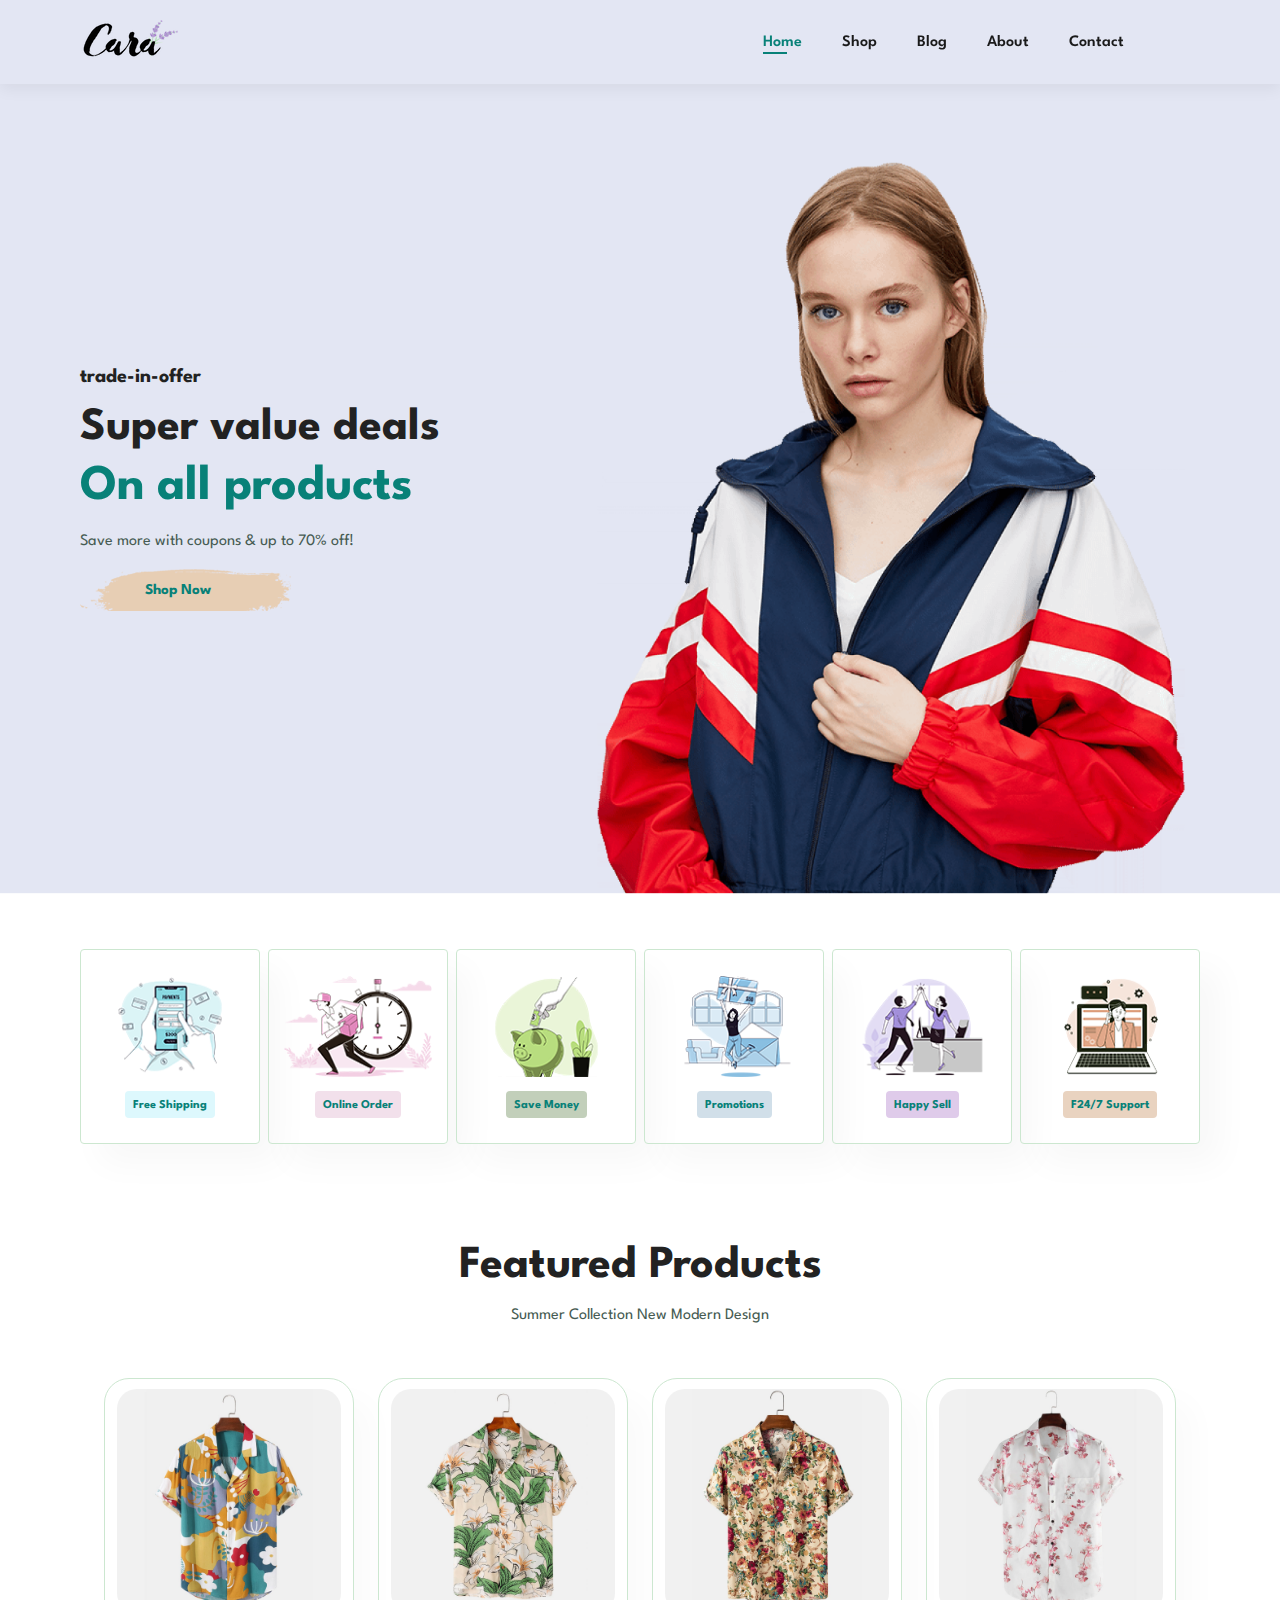
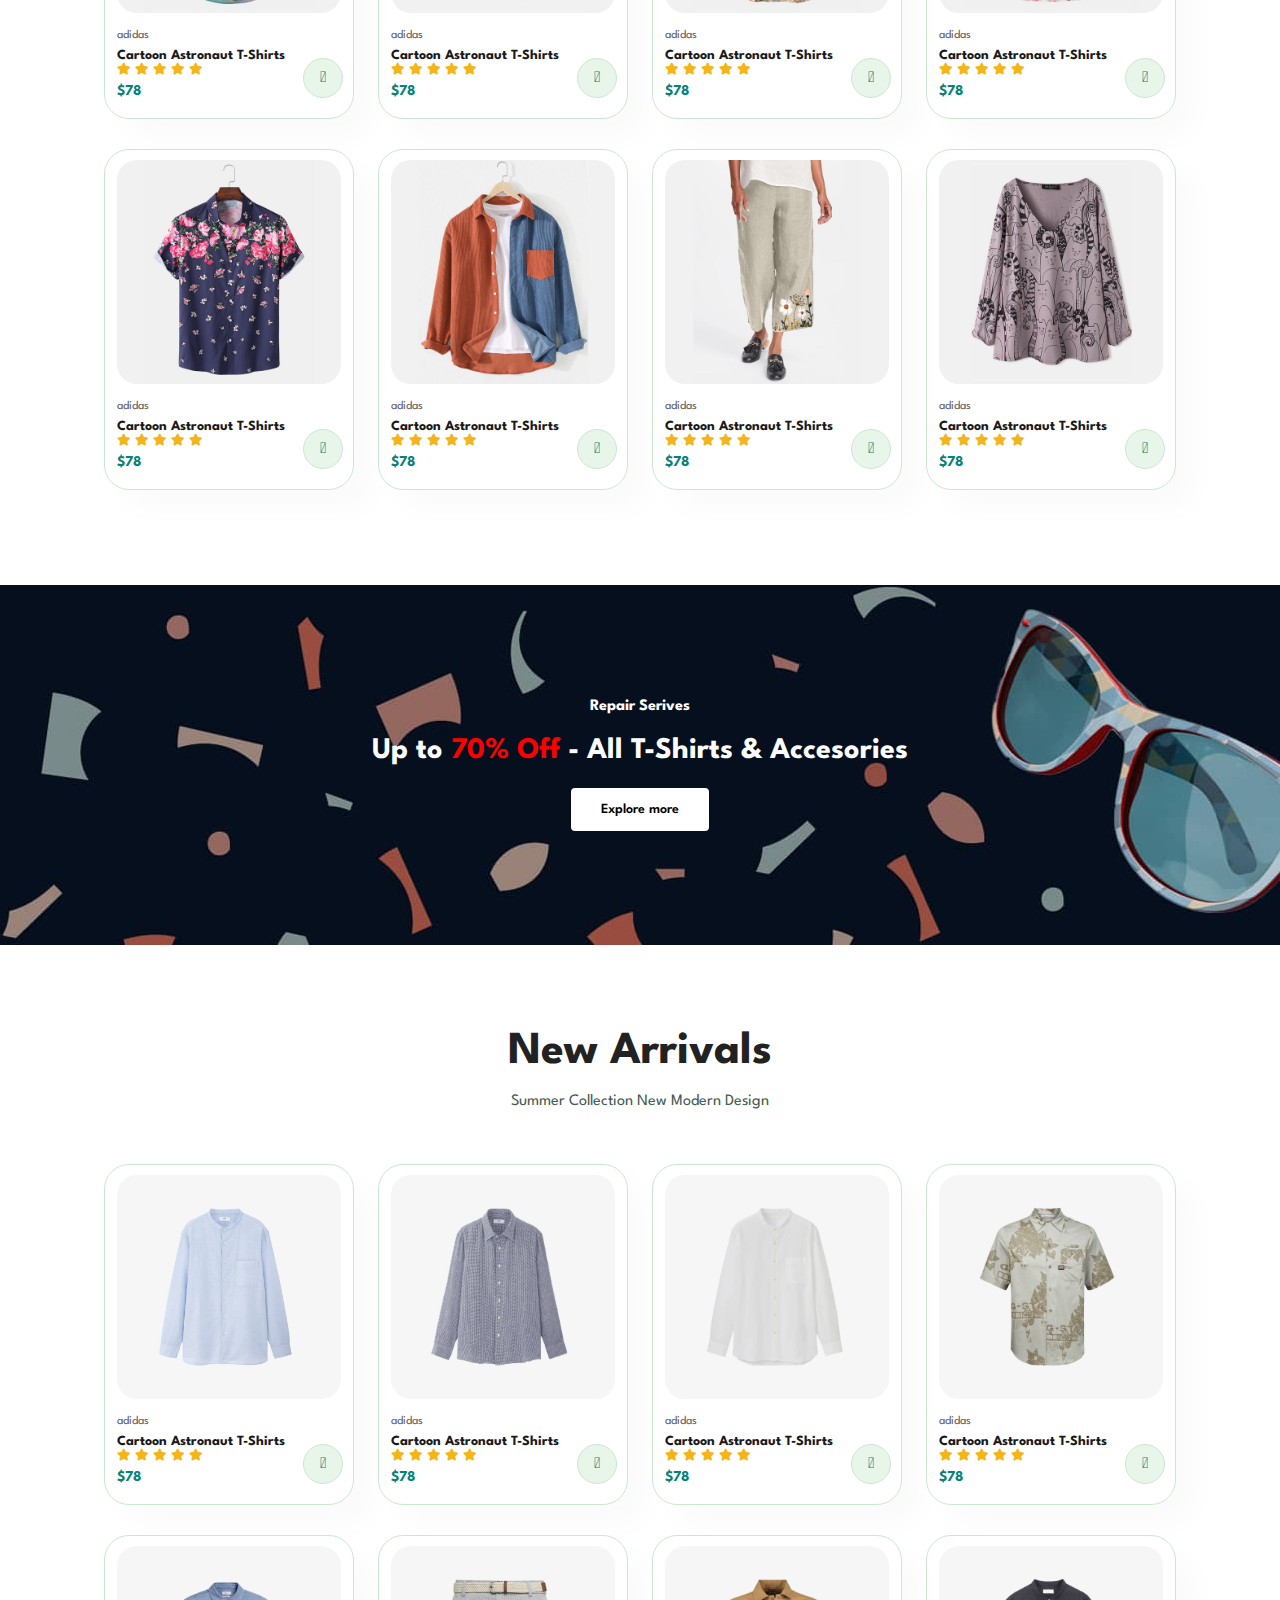
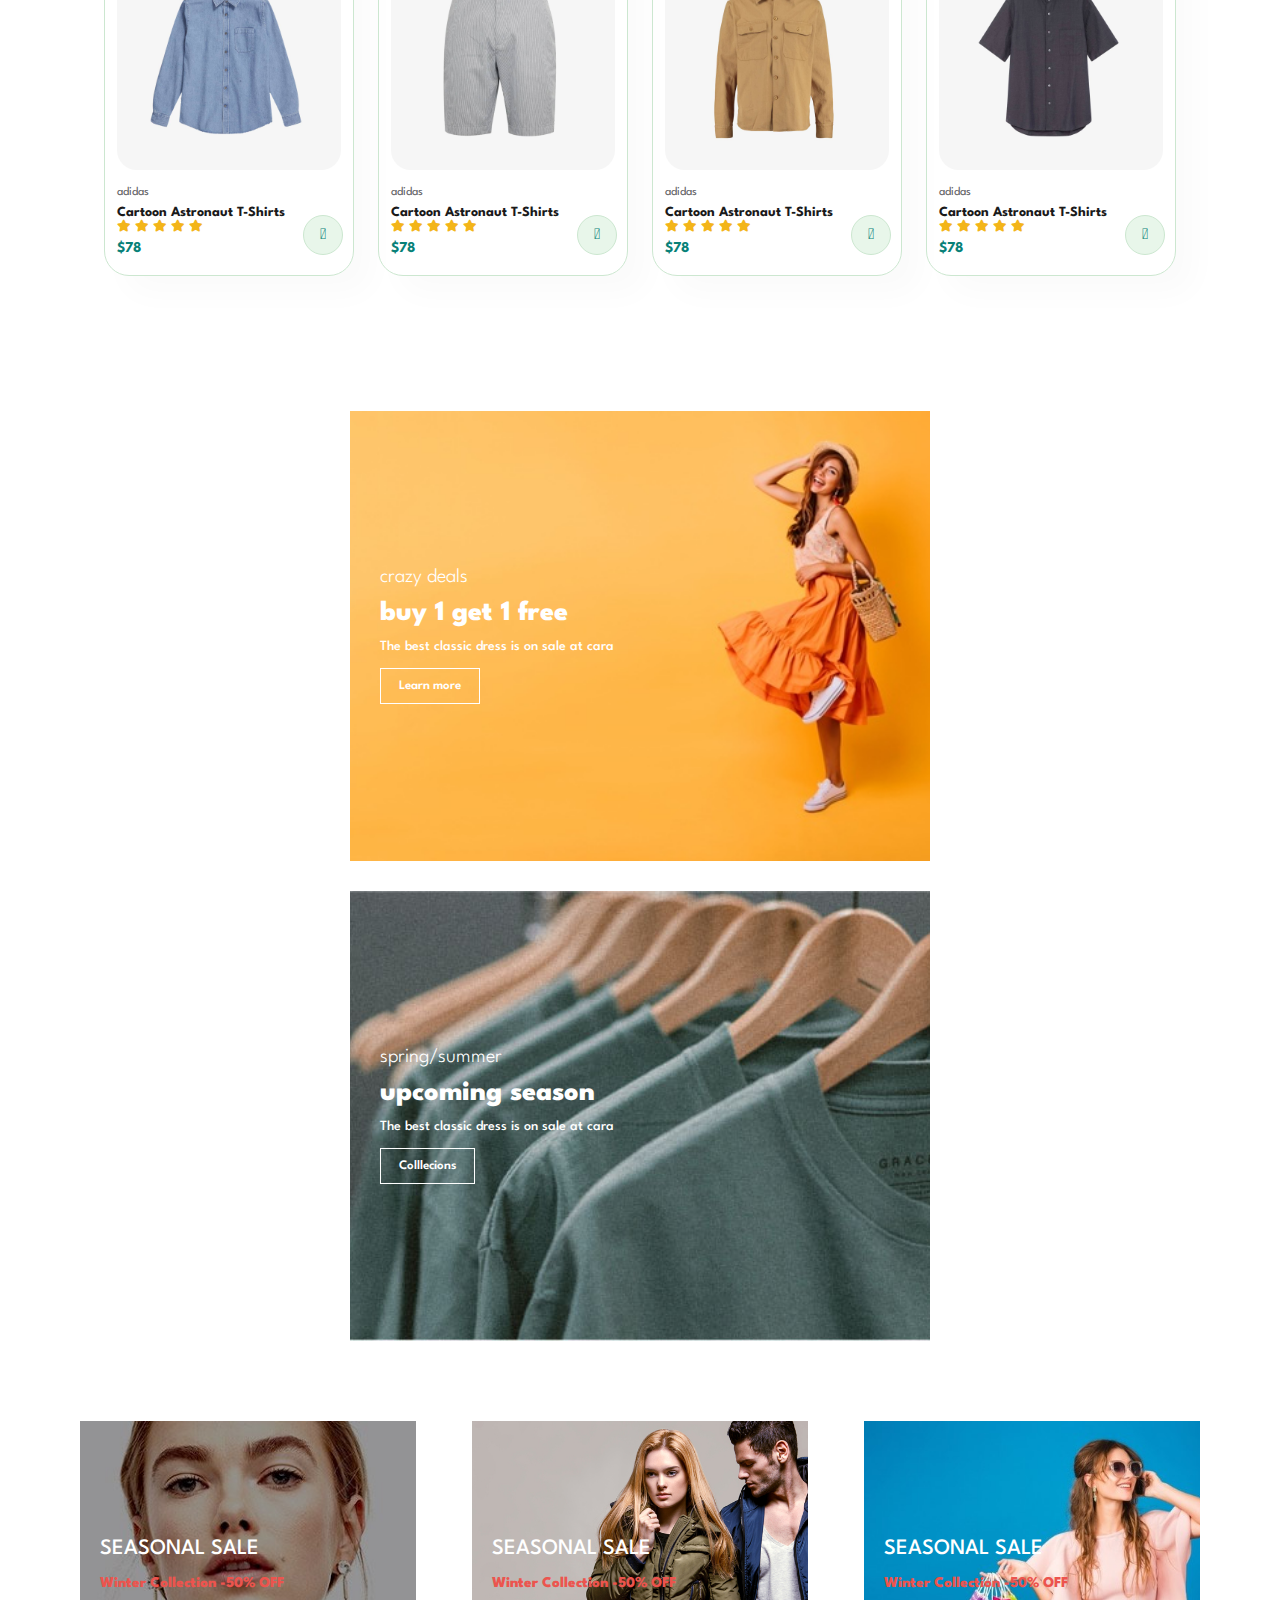
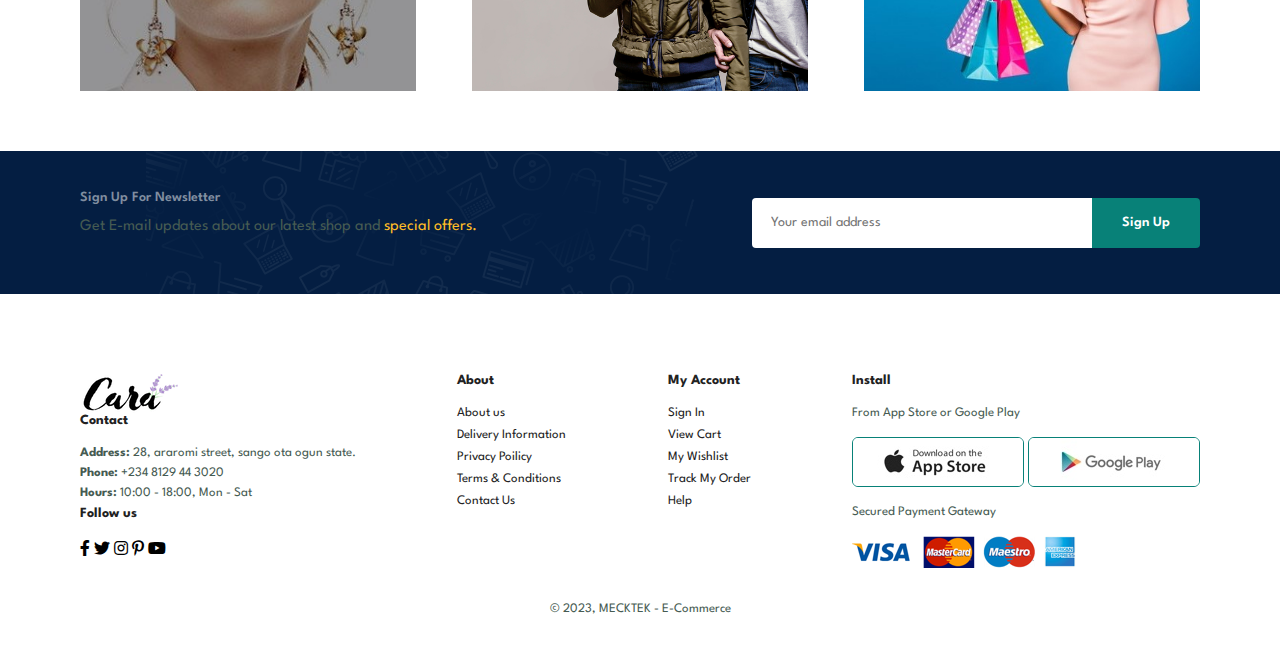
<file: index.html>
<!DOCTYPE html>
<html lang="en">
<head>
    <meta charset="UTF-8">
    <meta http-equiv="X-UA-Compatible" content="IE=edge">
    <meta name="viewport" content="width=device-width, initial-scale=1.0">
    <title>Ecommerce</title>
    <link rel="stylesheet" href="https://pro.fontawesome.com/releases/v5.10.0/css/all.css" />
    <link rel="stylesheet" href="style.css">
</head>
<body>
    <section id="header">
        <a href="#"><img src="img/logo.png" alt=""></a>
        <div>
            <ul id="navbar">
                <li><a class="active" href="index.html">Home</a></li>
                <li><a href="shop.html">Shop</a></li>
                <li><a href="blog.html">Blog</a></li>
                <li><a href="about.html">About</a></li>
                <li><a href="contact.html">Contact</a></li>
                <li id="lg-bag"><a href="cart.html"><i class="far fa-shopping-bag"></i></a></li> 
                <a href="#" id="close"><i class="far fa-times"></i></a>
            </ul>
        </div>
        <div id="mobile">
            <a href="cart.html"><i class="far fa-shopping-bag"></i></a>
            <i id="bar" class="fas fa-outdent"></i>
        </div>
    </section>

    <section id="hero">
        <h4>trade-in-offer</h4>
        <h2>Super value deals</h2>
        <h1>On all products</h1>
        <p>Save more with coupons & up to 70% off!</p>
        <button>Shop Now</button>
        
    </section>

    <section id="feature" class="section-p1">
        <div class="fe-box">
            <img src="img/features/f1.png" alt="">
            <h6>Free Shipping</h6>
        </div>
        <div class="fe-box">
            <img src="img/features/f2.png" alt="">
            <h6>Online Order</h6>
        </div>
        <div class="fe-box">
            <img src="img/features/f3.png" alt="">
            <h6>Save Money</h6>
        </div>
        <div class="fe-box">
            <img src="img/features/f4.png" alt="">
            <h6>Promotions</h6>
        </div>
        <div class="fe-box">
            <img src="img/features/f5.png" alt="">
            <h6>Happy Sell</h6>
        </div>
        <div class="fe-box">
            <img src="img/features/f6.png" alt="">
            <h6>F24/7 Support</h6>
        </div>
    </section>

    <section id="product1" class="section-p1">
        <h2>Featured Products</h2>
        <p>Summer Collection New Modern Design</p>
        <div class="pro-container">
            <div class="pro">
                <img src="img/products/f1.jpg" alt="">
                <div class="des">
                    <span>adidas</span>
                    <h5>Cartoon Astronaut T-Shirts</h5>
                    <div class="star">
                        <i class="fas fa-star"></i>
                        <i class="fas fa-star"></i>
                        <i class="fas fa-star"></i>
                        <i class="fas fa-star"></i>
                        <i class="fas fa-star"></i>
                    </div>
                    <h4>$78</h4>
                </div>
                <a href="#"><i class="fal fa-shopping-cart cart"></i></a>
            </div>
            <div class="pro">
                <img src="img/products/f2.jpg" alt="">
                <div class="des">
                    <span>adidas</span>
                    <h5>Cartoon Astronaut T-Shirts</h5>
                    <div class="star">
                        <i class="fas fa-star"></i>
                        <i class="fas fa-star"></i>
                        <i class="fas fa-star"></i>
                        <i class="fas fa-star"></i>
                        <i class="fas fa-star"></i>
                    </div>
                    <h4>$78</h4>
                </div>
                <a href="#"><i class="fal fa-shopping-cart cart"></i></a>
            </div>
            <div class="pro">
                <img src="img/products/f3.jpg" alt="">
                <div class="des">
                    <span>adidas</span>
                    <h5>Cartoon Astronaut T-Shirts</h5>
                    <div class="star">
                        <i class="fas fa-star"></i>
                        <i class="fas fa-star"></i>
                        <i class="fas fa-star"></i>
                        <i class="fas fa-star"></i>
                        <i class="fas fa-star"></i>
                    </div>
                    <h4>$78</h4>
                </div>
                <a href="#"><i class="fal fa-shopping-cart cart"></i></a>
            </div>
            <div class="pro">
                <img src="img/products/f4.jpg" alt="">
                <div class="des">
                    <span>adidas</span>
                    <h5>Cartoon Astronaut T-Shirts</h5>
                    <div class="star">
                        <i class="fas fa-star"></i>
                        <i class="fas fa-star"></i>
                        <i class="fas fa-star"></i>
                        <i class="fas fa-star"></i>
                        <i class="fas fa-star"></i>
                    </div>
                    <h4>$78</h4>
                </div>
                <a href="#"><i class="fal fa-shopping-cart cart"></i></a>
            </div>
            <div class="pro">
                <img src="img/products/f5.jpg" alt="">
                <div class="des">
                    <span>adidas</span>
                    <h5>Cartoon Astronaut T-Shirts</h5>
                    <div class="star">
                        <i class="fas fa-star"></i>
                        <i class="fas fa-star"></i>
                        <i class="fas fa-star"></i>
                        <i class="fas fa-star"></i>
                        <i class="fas fa-star"></i>
                    </div>
                    <h4>$78</h4>
                </div>
                <a href="#"><i class="fal fa-shopping-cart cart"></i></a>
            </div>
            <div class="pro">
                <img src="img/products/f6.jpg" alt="">
                <div class="des">
                    <span>adidas</span>
                    <h5>Cartoon Astronaut T-Shirts</h5>
                    <div class="star">
                        <i class="fas fa-star"></i>
                        <i class="fas fa-star"></i>
                        <i class="fas fa-star"></i>
                        <i class="fas fa-star"></i>
                        <i class="fas fa-star"></i>
                    </div>
                    <h4>$78</h4>
                </div>
                <a href="#"><i class="fal fa-shopping-cart cart"></i></a>
            </div>
            <div class="pro">
                <img src="img/products/f7.jpg" alt="">
                <div class="des">
                    <span>adidas</span>
                    <h5>Cartoon Astronaut T-Shirts</h5>
                    <div class="star">
                        <i class="fas fa-star"></i>
                        <i class="fas fa-star"></i>
                        <i class="fas fa-star"></i>
                        <i class="fas fa-star"></i>
                        <i class="fas fa-star"></i>
                    </div>
                    <h4>$78</h4>
                </div>
                <a href="#"><i class="fal fa-shopping-cart cart"></i></a>
            </div>
            <div class="pro">
                <img src="img/products/f8.jpg" alt="">
                <div class="des">
                    <span>adidas</span>
                    <h5>Cartoon Astronaut T-Shirts</h5>
                    <div class="star">
                        <i class="fas fa-star"></i>
                        <i class="fas fa-star"></i>
                        <i class="fas fa-star"></i>
                        <i class="fas fa-star"></i>
                        <i class="fas fa-star"></i>
                    </div>
                    <h4>$78</h4>
                </div>
                <a href="#"><i class="fal fa-shopping-cart cart"></i></a>
            </div>            
        </div>
    </section>

    <section id="banner" class="section-m1">
        <h4>Repair Serives</h4>
        <h2>Up to <span>70% Off</span> - All T-Shirts & Accesories</h2>
        <button class="normal">Explore more</button>
    </section>

    <section id="product1" class="section-p1">
        <h2>New Arrivals</h2>
        <p>Summer Collection New Modern Design</p>
        <div class="pro-container">
            <div class="pro">
                <img src="img/products/n1.jpg" alt="">
                <div class="des">
                    <span>adidas</span>
                    <h5>Cartoon Astronaut T-Shirts</h5>
                    <div class="star">
                        <i class="fas fa-star"></i>
                        <i class="fas fa-star"></i>
                        <i class="fas fa-star"></i>
                        <i class="fas fa-star"></i>
                        <i class="fas fa-star"></i>
                    </div>
                    <h4>$78</h4>
                </div>
                <a href="#"><i class="fal fa-shopping-cart cart"></i></a>
            </div>
            <div class="pro">
                <img src="img/products/n2.jpg" alt="">
                <div class="des">
                    <span>adidas</span>
                    <h5>Cartoon Astronaut T-Shirts</h5>
                    <div class="star">
                        <i class="fas fa-star"></i>
                        <i class="fas fa-star"></i>
                        <i class="fas fa-star"></i>
                        <i class="fas fa-star"></i>
                        <i class="fas fa-star"></i>
                    </div>
                    <h4>$78</h4>
                </div>
                <a href="#"><i class="fal fa-shopping-cart cart"></i></a>
            </div>
            <div class="pro">
                <img src="img/products/n3.jpg" alt="">
                <div class="des">
                    <span>adidas</span>
                    <h5>Cartoon Astronaut T-Shirts</h5>
                    <div class="star">
                        <i class="fas fa-star"></i>
                        <i class="fas fa-star"></i>
                        <i class="fas fa-star"></i>
                        <i class="fas fa-star"></i>
                        <i class="fas fa-star"></i>
                    </div>
                    <h4>$78</h4>
                </div>
                <a href="#"><i class="fal fa-shopping-cart cart"></i></a>
            </div>
            <div class="pro">
                <img src="img/products/n4.jpg" alt="">
                <div class="des">
                    <span>adidas</span>
                    <h5>Cartoon Astronaut T-Shirts</h5>
                    <div class="star">
                        <i class="fas fa-star"></i>
                        <i class="fas fa-star"></i>
                        <i class="fas fa-star"></i>
                        <i class="fas fa-star"></i>
                        <i class="fas fa-star"></i>
                    </div>
                    <h4>$78</h4>
                </div>
                <a href="#"><i class="fal fa-shopping-cart cart"></i></a>
            </div>
            <div class="pro">
                <img src="img/products/n5.jpg" alt="">
                <div class="des">
                    <span>adidas</span>
                    <h5>Cartoon Astronaut T-Shirts</h5>
                    <div class="star">
                        <i class="fas fa-star"></i>
                        <i class="fas fa-star"></i>
                        <i class="fas fa-star"></i>
                        <i class="fas fa-star"></i>
                        <i class="fas fa-star"></i>
                    </div>
                    <h4>$78</h4>
                </div>
                <a href="#"><i class="fal fa-shopping-cart cart"></i></a>
            </div>
            <div class="pro">
                <img src="img/products/n6.jpg" alt="">
                <div class="des">
                    <span>adidas</span>
                    <h5>Cartoon Astronaut T-Shirts</h5>
                    <div class="star">
                        <i class="fas fa-star"></i>
                        <i class="fas fa-star"></i>
                        <i class="fas fa-star"></i>
                        <i class="fas fa-star"></i>
                        <i class="fas fa-star"></i>
                    </div>
                    <h4>$78</h4>
                </div>
                <a href="#"><i class="fal fa-shopping-cart cart"></i></a>
            </div>
            <div class="pro">
                <img src="img/products/n7.jpg" alt="">
                <div class="des">
                    <span>adidas</span>
                    <h5>Cartoon Astronaut T-Shirts</h5>
                    <div class="star">
                        <i class="fas fa-star"></i>
                        <i class="fas fa-star"></i>
                        <i class="fas fa-star"></i>
                        <i class="fas fa-star"></i>
                        <i class="fas fa-star"></i>
                    </div>
                    <h4>$78</h4>
                </div>
                <a href="#"><i class="fal fa-shopping-cart cart"></i></a>
            </div>
            <div class="pro">
                <img src="img/products/n8.jpg" alt="">
                <div class="des">
                    <span>adidas</span>
                    <h5>Cartoon Astronaut T-Shirts</h5>
                    <div class="star">
                        <i class="fas fa-star"></i>
                        <i class="fas fa-star"></i>
                        <i class="fas fa-star"></i>
                        <i class="fas fa-star"></i>
                        <i class="fas fa-star"></i>
                    </div>
                    <h4>$78</h4>
                </div>
                <a href="#"><i class="fal fa-shopping-cart cart"></i></a>
            </div>            
        </div>
    </section>

    <section id="sm-banner" class="section-p1">
        <div class="banner-box">
            <h4>crazy deals</h4>
            <h2>buy 1 get 1 free</h2>
            <span>The best classic dress is on sale at cara</span>
            <button class="white">Learn more</button>
        </div>
        <div class="banner-box banner-box2">
            <h4>spring/summer</h4>
            <h2>upcoming season</h2>
            <span>The best classic dress is on sale at cara</span>
            <button class="white">Colllecions</button>
        </div>
    </section>

    <section id="banner3">
        <div class="banner-box">
            <h2>SEASONAL SALE</h2>
            <h3>Winter Collection -50% OFF</h3>
        </div>
        <div class="banner-box banner-box2">
            <h2>SEASONAL SALE</h2>
            <h3>Winter Collection -50% OFF</h3>
        </div>
        <div class="banner-box banner-box3">
            <h2>SEASONAL SALE</h2>
            <h3>Winter Collection -50% OFF</h3>
        </div>
    </section>

    <section id="newsletter" class="section-p1 section-m1">
        <div class="newstext">
            <h4>Sign Up For Newsletter</h4>
            <p>Get E-mail updates about our latest shop and <span>special offers.</span>
            </p>
        </div>
        <div class="form">
            <input type="text" placeholder="Your email address">
            <button class="normal">Sign Up</button>
        </div>
    </section>

    <footer class="section-p1">
        <div class="col">
            <img clas="logo" src="img/logo.png" alt="">
            <h4>Contact</h4>
            <p><strong>Address:</strong> 28, araromi street, sango ota ogun state.</p>
            <p><strong>Phone:</strong> +234 8129 44 3020</p>
            <p><strong>Hours:</strong> 10:00 - 18:00, Mon - Sat</p>
            <div class="Follow">
                <h4>Follow us</h4>
                <div class="icon">
                    <i class="fab fa-facebook-f"></i>
                    <i class="fab fa-twitter"></i>
                    <i class="fab fa-instagram"></i>
                    <i class="fab fa-pinterest-p"></i>
                    <i class="fab fa-youtube"></i>
                </div>
            </div>
        </div>

        <div class="col">
            <h4>About</h4>
            <a href="#">About us</a>
            <a href="#">Delivery Information</a>
            <a href="#">Privacy Poilicy</a>
            <a href="#">Terms & Conditions</a>
            <a href="#">Contact Us</a>
        </div>

        <div class="col">
            <h4>My Account</h4>
            <a href="#">Sign In</a>
            <a href="#">View Cart</a>
            <a href="#">My Wishlist</a>
            <a href="#">Track My Order</a>
            <a href="#">Help</a>
        </div>

        <div class="col install">
            <h4>Install</h4>
            <p>From App Store or Google Play</p>
            <div class="row">
                <img src="img/pay/app.jpg" alt="">
                <img src="img/pay/play.jpg" alt="">
            </div>
            <p>Secured Payment Gateway</p>
            <img src="img/pay/pay.png" alt="">
        </div>
        
        <div class="copyright">
            <p>© 2023, MECKTEK - E-Commerce</p>
        </div>
    </footer> 

    <script src="script.js"></script>
</body>
</html>
</file>
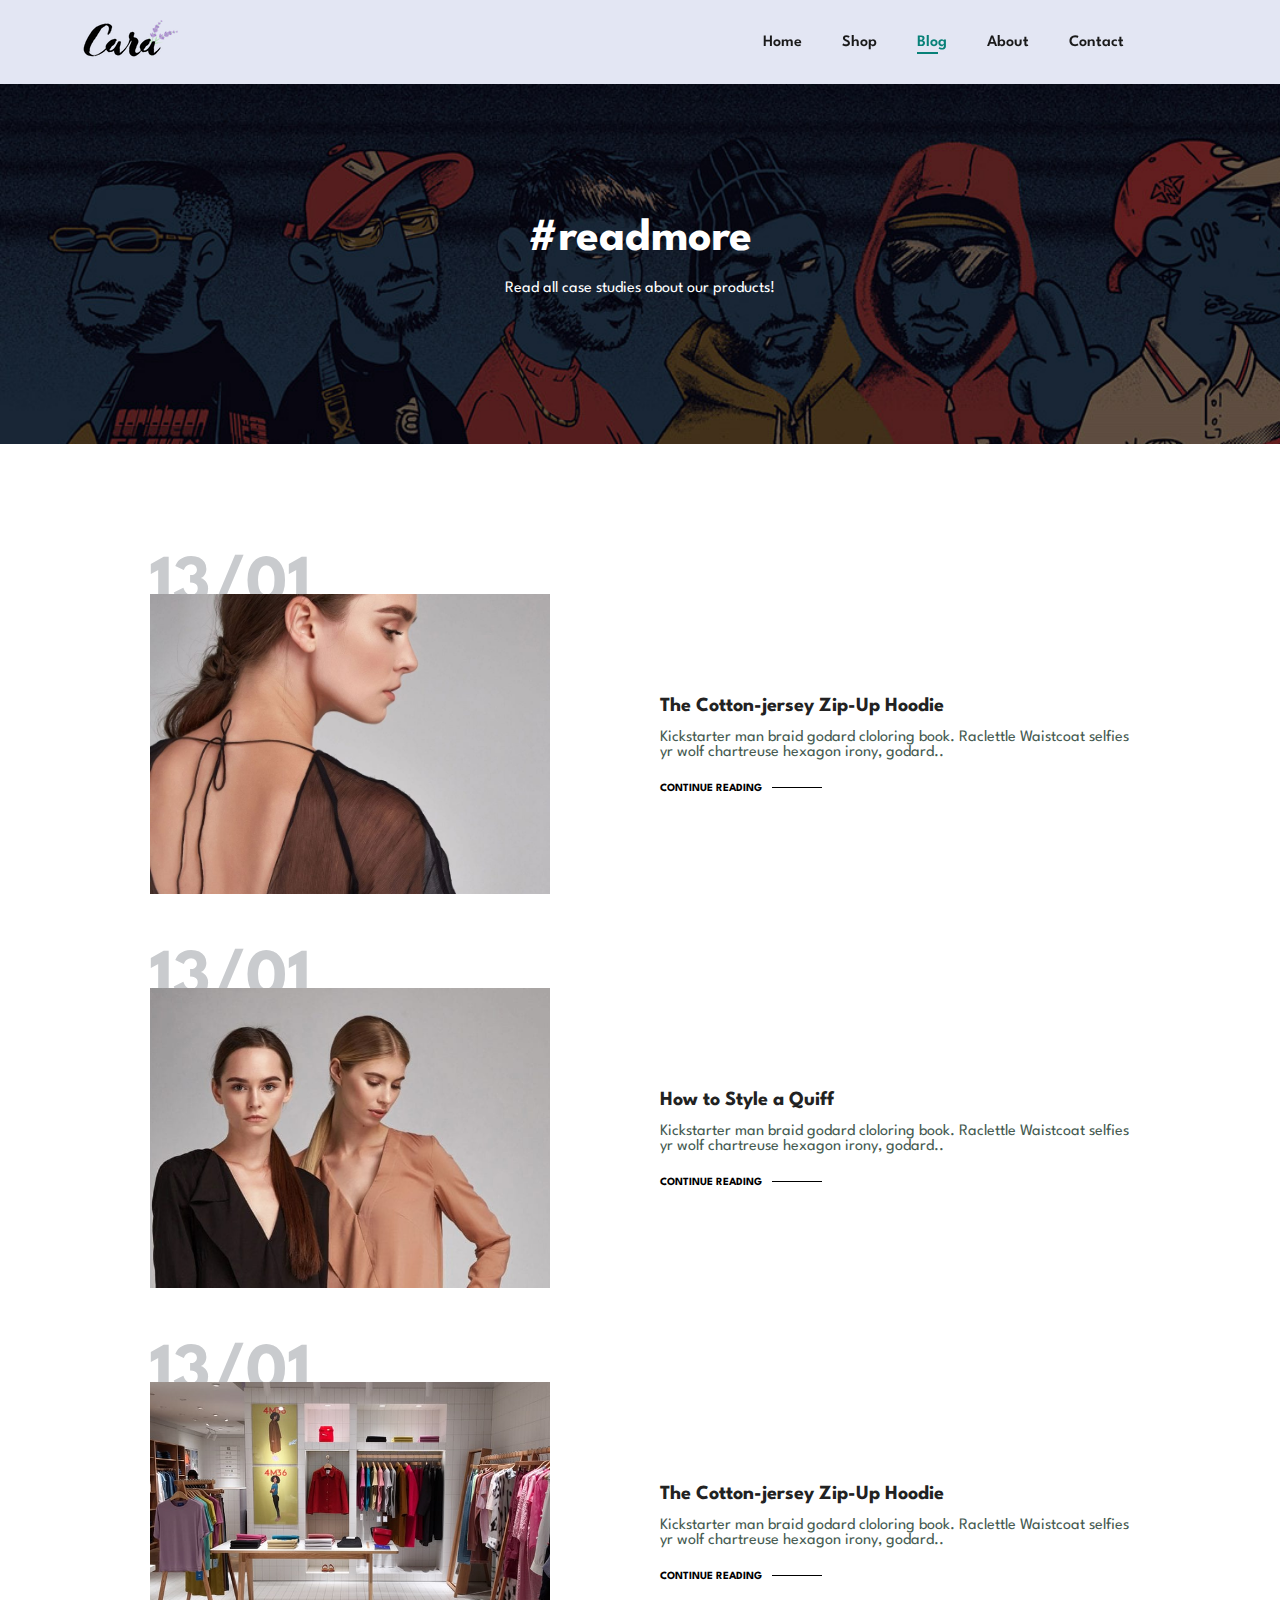
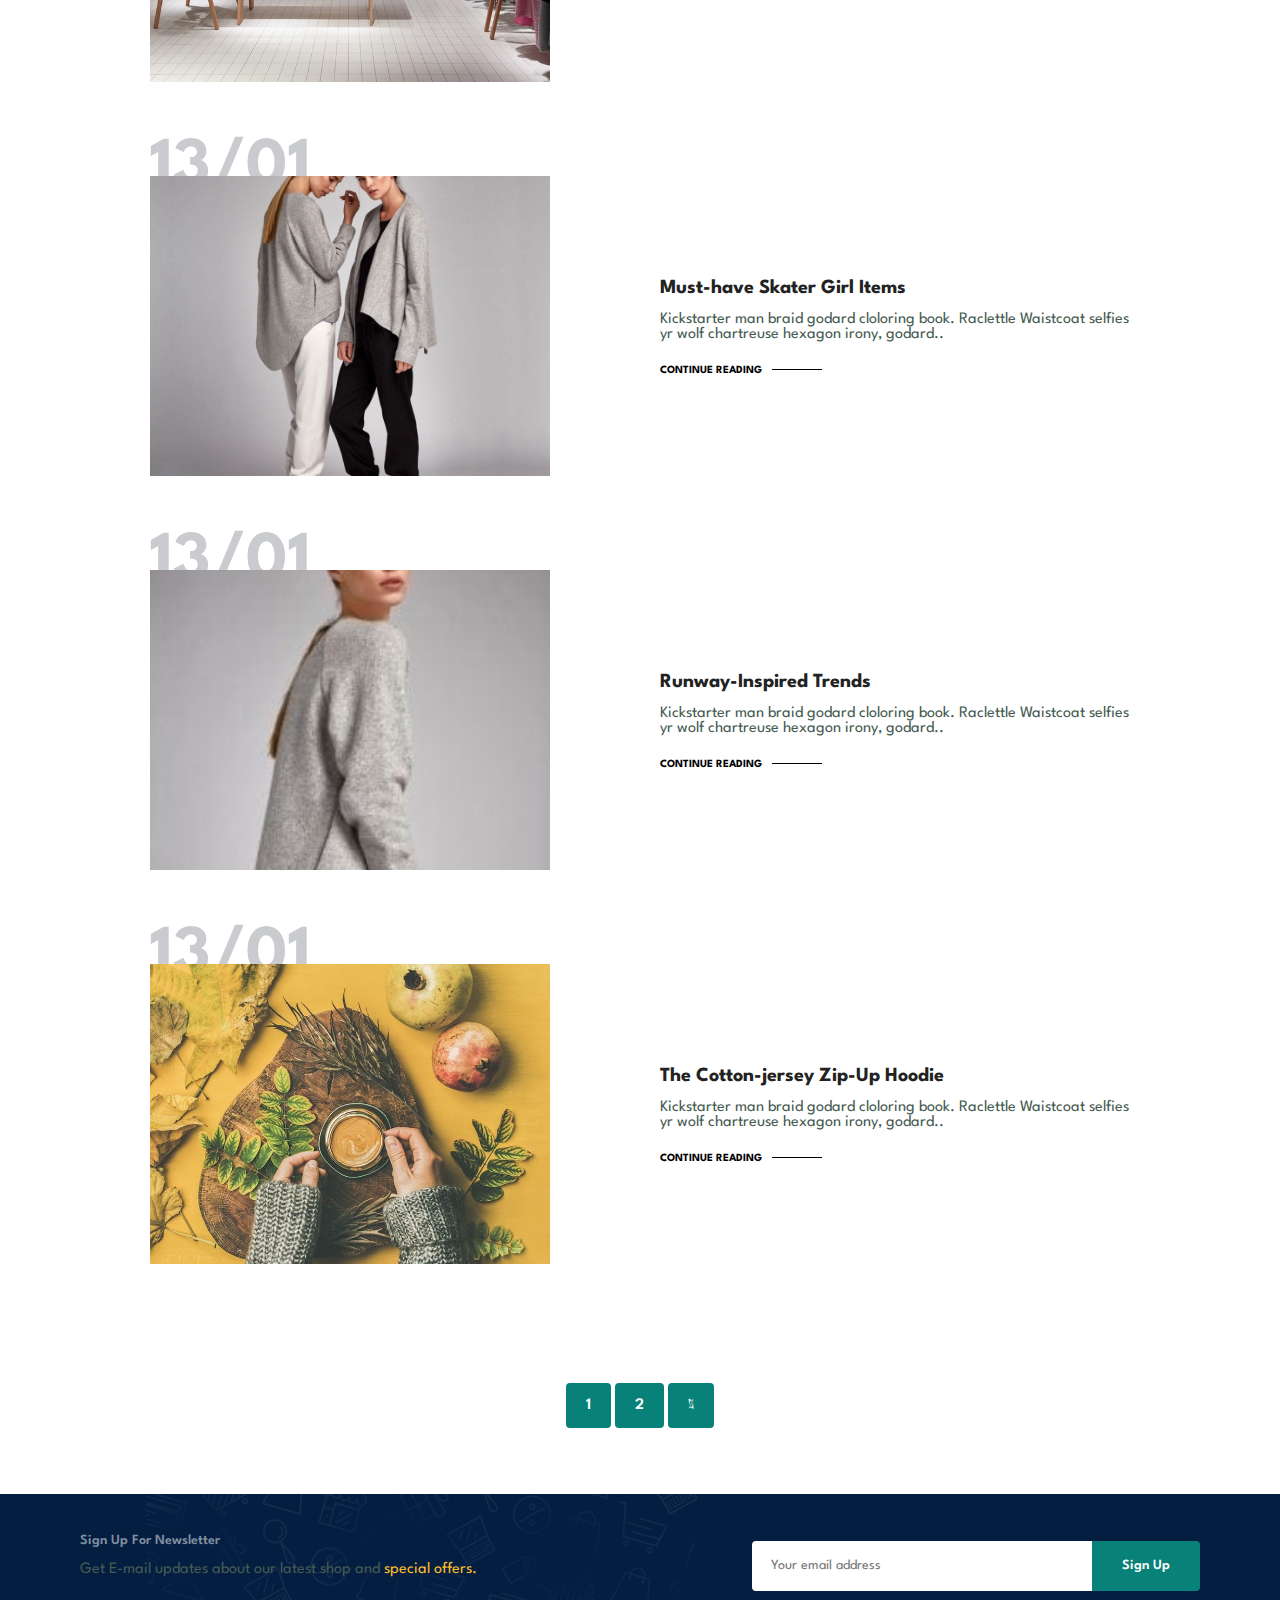
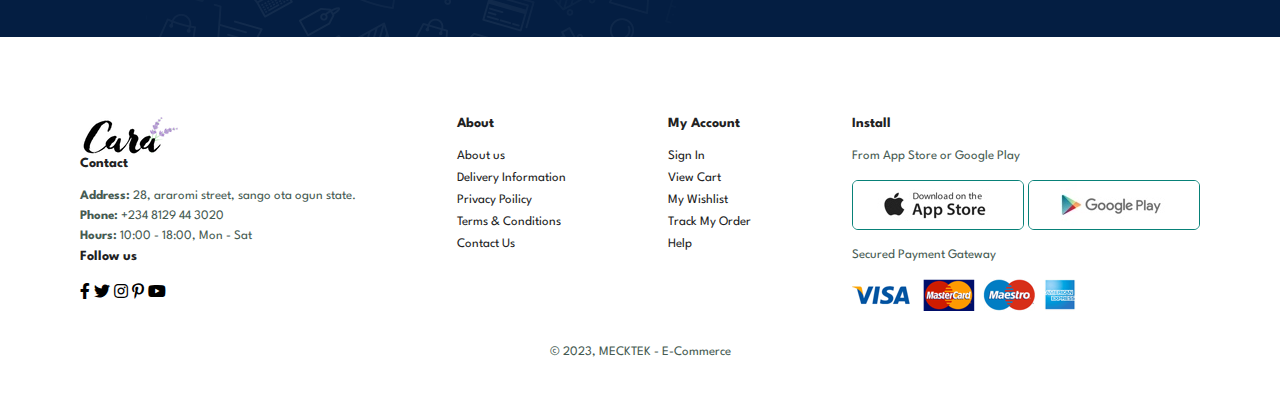
<file: blog.html>
<!DOCTYPE html>
<html lang="en">
<head>
    <meta charset="UTF-8">
    <meta http-equiv="X-UA-Compatible" content="IE=edge">
    <meta name="viewport" content="width=device-width, initial-scale=1.0">
    <title>Ecommerce</title>
    <link rel="stylesheet" href="https://pro.fontawesome.com/releases/v5.10.0/css/all.css" />
    <link rel="stylesheet" href="style.css">
</head>
<body>
    <section id="header">
        <a href="#"><img src="img/logo.png" alt=""></a>
        <div>
            <ul id="navbar">
                <li><a href="index.html">Home</a></li>
                <li><a href="shop.html">Shop</a></li>
                <li><a class="active" href="blog.html">Blog</a></li>
                <li><a href="about.html">About</a></li>
                <li><a href="contact.html">Contact</a></li>
                <li id="lg-bag"><a href="cart.html"><i class="far fa-shopping-bag"></i></a></li> 
                <a href="#" id="close"><i class="far fa-times"></i></a>
            </ul>
        </div>
        <div id="mobile">
            <a href="cart.html"><i class="far fa-shopping-bag"></i></a>
            <i id="bar" class="fas fa-outdent"></i>
        </div>
    </section>

    <section id="page-header" class="blog-header">
        <h2>#readmore</h2>
        <p>Read all case studies about our products!</p>
        
    </section>

    <section id="blog">
        <div class="blog-box">
            <div class="blog-img">
                <img src="img/blog/b1.jpg" alt="">
            </div>
            <div class="blog-details">
                <h4>The Cotton-jersey Zip-Up Hoodie</h4>
                <p>Kickstarter man braid godard cloloring book. Raclettle Waistcoat selfies yr wolf chartreuse hexagon irony, godard..</p>
                <a href="#">CONTINUE READING</a>
            </div>
            <h1>13/01</h1>
        </div>

        <div class="blog-box">
            <div class="blog-img">
                <img src="img/blog/b2.jpg" alt="">
            </div>
            <div class="blog-details">
                <h4>How to Style a Quiff</h4>
                <p>Kickstarter man braid godard cloloring book. Raclettle Waistcoat selfies yr wolf chartreuse hexagon irony, godard..</p>
                <a href="#">CONTINUE READING</a>
            </div>
            <h1>13/01</h1>
        </div>

        <div class="blog-box">
            <div class="blog-img">
                <img src="img/blog/b3.jpg" alt="">
            </div>
            <div class="blog-details">
                <h4>The Cotton-jersey Zip-Up Hoodie</h4>
                <p>Kickstarter man braid godard cloloring book. Raclettle Waistcoat selfies yr wolf chartreuse hexagon irony, godard..</p>
                <a href="#">CONTINUE READING</a>
            </div>
            <h1>13/01</h1>
        </div>

        <div class="blog-box">
            <div class="blog-img">
                <img src="img/blog/b4.jpg" alt="">
            </div>
            <div class="blog-details">
                <h4>Must-have Skater Girl Items</h4>
                <p>Kickstarter man braid godard cloloring book. Raclettle Waistcoat selfies yr wolf chartreuse hexagon irony, godard..</p>
                <a href="#">CONTINUE READING</a>
            </div>
            <h1>13/01</h1>
        </div>

        <div class="blog-box">
            <div class="blog-img">
                <img src="img/blog/b5.jpg" alt="">
            </div>
            <div class="blog-details">
                <h4>Runway-Inspired Trends</h4>
                <p>Kickstarter man braid godard cloloring book. Raclettle Waistcoat selfies yr wolf chartreuse hexagon irony, godard..</p>
                <a href="#">CONTINUE READING</a>
            </div>
            <h1>13/01</h1>
        </div>

        <div class="blog-box">
            <div class="blog-img">
                <img src="img/blog/b6.jpg" alt="">
            </div>
            <div class="blog-details">
                <h4>The Cotton-jersey Zip-Up Hoodie</h4>
                <p>Kickstarter man braid godard cloloring book. Raclettle Waistcoat selfies yr wolf chartreuse hexagon irony, godard..</p>
                <a href="#">CONTINUE READING</a>
            </div>
            <h1>13/01</h1>
        </div>
    </section>

    <section id="pagination" class="section-p1">
        <a href="#">1</a>
        <a href="#">2</a>
        <a href="#"><i class="fal fa-long-arrow-alt-right"></i></a>
    </section>

    <section id="newsletter" class="section-p1 section-m1">
        <div class="newstext">
            <h4>Sign Up For Newsletter</h4>
            <p>Get E-mail updates about our latest shop and <span>special offers.</span>
            </p>
        </div>
        <div class="form">
            <input type="text" placeholder="Your email address">
            <button class="normal">Sign Up</button>
        </div>
    </section>

    <footer class="section-p1">
        <div class="col">
            <img clas="logo" src="img/logo.png" alt="">
            <h4>Contact</h4>
            <p><strong>Address:</strong> 28, araromi street, sango ota ogun state.</p>
            <p><strong>Phone:</strong> +234 8129 44 3020</p>
            <p><strong>Hours:</strong> 10:00 - 18:00, Mon - Sat</p>
            <div class="Follow">
                <h4>Follow us</h4>
                <div class="icon">
                    <i class="fab fa-facebook-f"></i>
                    <i class="fab fa-twitter"></i>
                    <i class="fab fa-instagram"></i>
                    <i class="fab fa-pinterest-p"></i>
                    <i class="fab fa-youtube"></i>
                </div>
            </div>
        </div>

        <div class="col">
            <h4>About</h4>
            <a href="#">About us</a>
            <a href="#">Delivery Information</a>
            <a href="#">Privacy Poilicy</a>
            <a href="#">Terms & Conditions</a>
            <a href="#">Contact Us</a>
        </div>

        <div class="col">
            <h4>My Account</h4>
            <a href="#">Sign In</a>
            <a href="#">View Cart</a>
            <a href="#">My Wishlist</a>
            <a href="#">Track My Order</a>
            <a href="#">Help</a>
        </div>

        <div class="col install">
            <h4>Install</h4>
            <p>From App Store or Google Play</p>
            <div class="row">
                <img src="img/pay/app.jpg" alt="">
                <img src="img/pay/play.jpg" alt="">
            </div>
            <p>Secured Payment Gateway</p>
            <img src="img/pay/pay.png" alt="">
        </div>
        
        <div class="copyright">
            <p>© 2023, MECKTEK - E-Commerce</p>
        </div>
    </footer> 

    <script src="script.js"></script>
</body>
</html>
</file>
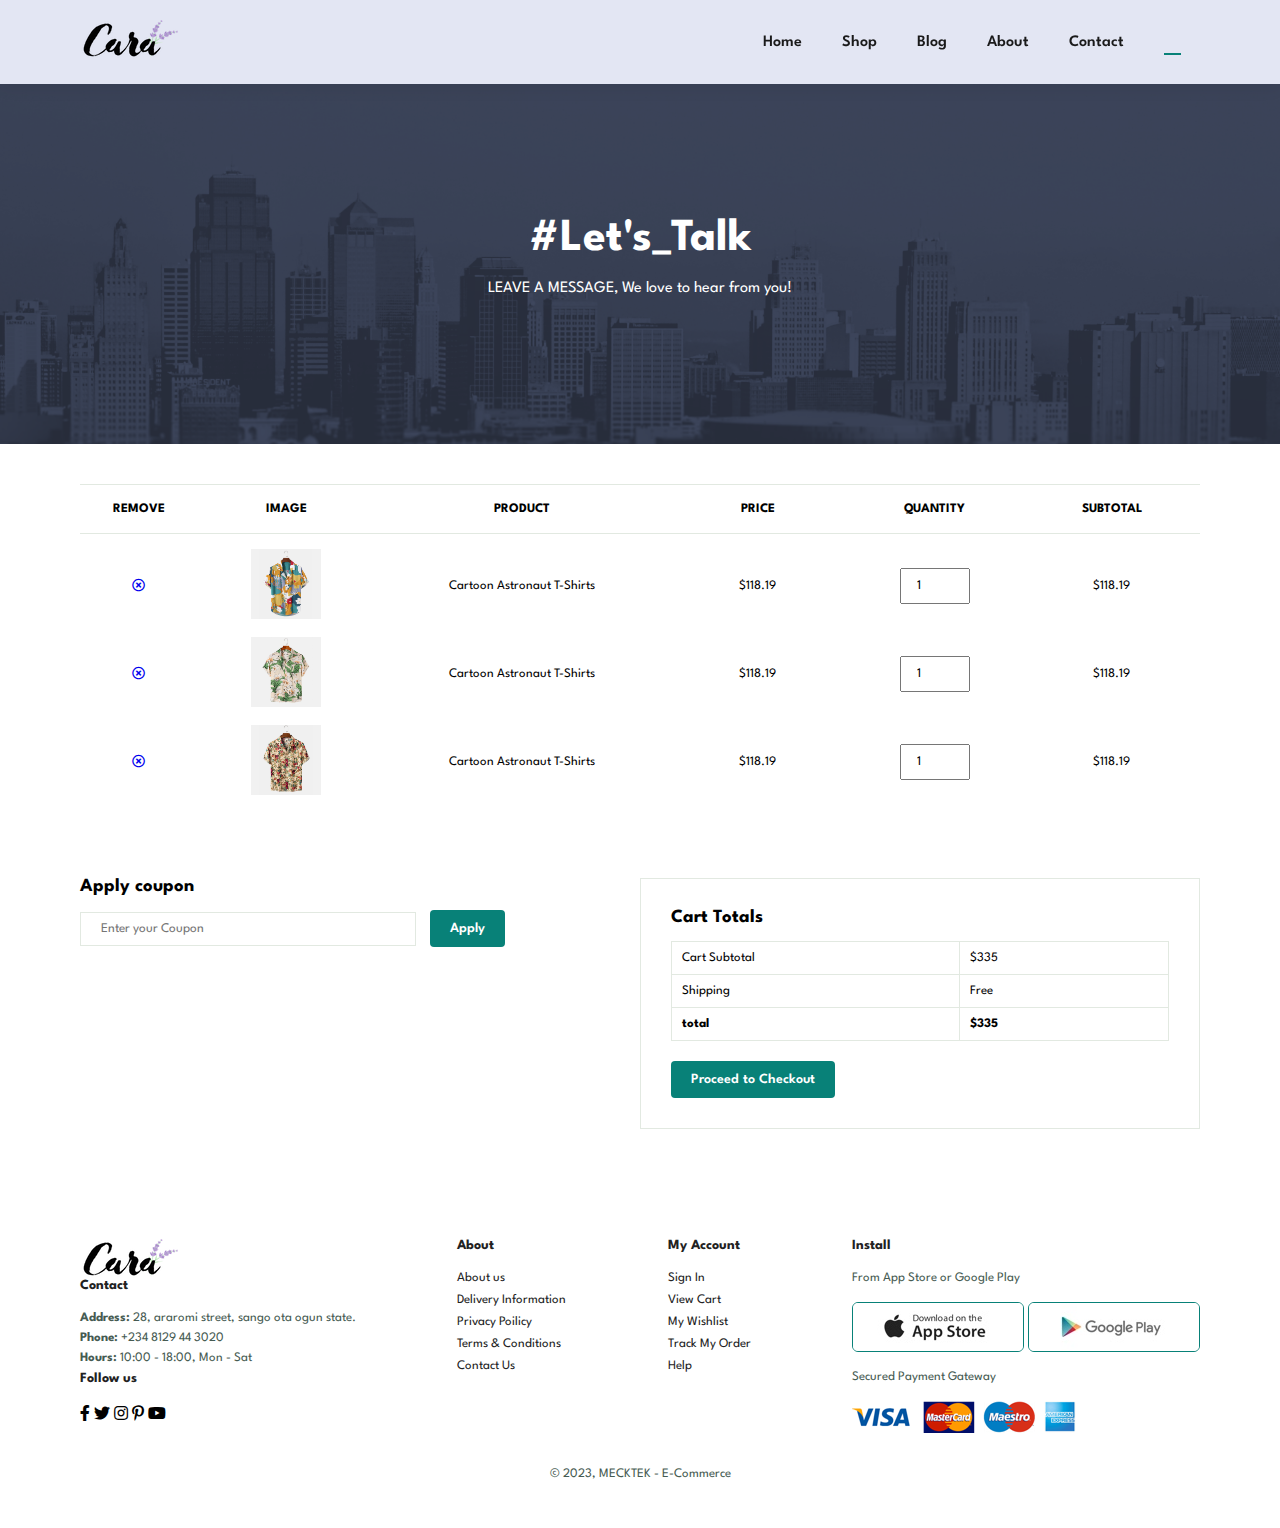
<file: cart.html>
<!DOCTYPE html>
<html lang="en">
<head>
    <meta charset="UTF-8">
    <meta http-equiv="X-UA-Compatible" content="IE=edge">
    <meta name="viewport" content="width=device-width, initial-scale=1.0">
    <title>Ecommerce</title>
    <link rel="stylesheet" href="https://pro.fontawesome.com/releases/v5.10.0/css/all.css" />
    <link rel="stylesheet" href="style.css">
</head>
<body>
    <section id="header">
        <a href="#"><img src="img/logo.png" alt=""></a>
        <div>
            <ul id="navbar">
                <li><a href="index.html">Home</a></li>
                <li><a href="shop.html">Shop</a></li>
                <li><a href="blog.html">Blog</a></li>
                <li><a href="about.html">About</a></li>
                <li><a  href="contact.html">Contact</a></li>
                <li id="lg-bag"><a class="active" href="cart.html"><i class="far fa-shopping-bag"></i></a></li> 
                <a href="#" id="close"><i class="far fa-times"></i></a>
            </ul>
        </div>
        <div id="mobile">
            <a href="cart.html"><i class="far fa-shopping-bag"></i></a>
            <i id="bar" class="fas fa-outdent"></i>
        </div>
    </section>

    <section id="page-header" class="about-header">
        <h2>#Let's_Talk</h2>
        <p>LEAVE A MESSAGE, We love to hear from you!</p>
        
    </section>

    <section id="cart" class="section-p1">
        <table width="100%">
            <thead>
                <tr>
                    <td>Remove</td>
                    <td>Image</td>
                    <td>Product</td>
                    <td>Price</td>
                    <td>Quantity</td>
                    <td>Subtotal</td>
                </tr>
            </thead>
            <tbody>
                <tr>
                    <td><a href="#"><i class="far fa-times-circle"></i></a></td>
                    <td><img src="img/products/f1.jpg" alt=""></td>
                    <td>Cartoon Astronaut T-Shirts</td>
                    <td>$118.19</td>
                    <td><input type="number" value="1"></td>
                    <td>$118.19</td>
                </tr>
                <tr>
                    <td><a href="#"><i class="far fa-times-circle"></i></a></td>
                    <td><img src="img/products/f2.jpg" alt=""></td>
                    <td>Cartoon Astronaut T-Shirts</td>
                    <td>$118.19</td>
                    <td><input type="number" value="1"></td>
                    <td>$118.19</td>
                </tr>
                <tr>
                    <td><a href="#"><i class="far fa-times-circle"></i></a></td>
                    <td><img src="img/products/f3.jpg" alt=""></td>
                    <td>Cartoon Astronaut T-Shirts</td>
                    <td>$118.19</td>
                    <td><input type="number" value="1"></td>
                    <td>$118.19</td>
                </tr>
            </tbody>
        </table>

    </section>

    <section id="cart-add" class="section-p1">
        <div id="coupon">
            <h3>Apply coupon</h3>
            <div>
                <input type="text" placeholder="Enter your Coupon">
                <button class="normal">Apply</button>
            </div>
        </div>

        <div id="subtotal">
            <h3>Cart Totals</h3>
            <table>
                <tr>
                    <td>Cart Subtotal</td>
                    <td>$335</td>
                </tr>
                <tr>
                    <td>Shipping</td>
                    <td>Free</td>
                </tr>
                <tr>
                    <td><strong>total</strong></td>
                    <td><strong>$335</strong></td>
                </tr>
            </table>
            <button class="normal">Proceed to Checkout</button>
        </div>
    </section>

    <footer class="section-p1">
        <div class="col">
            <img clas="logo" src="img/logo.png" alt="">
            <h4>Contact</h4>
            <p><strong>Address:</strong> 28, araromi street, sango ota ogun state.</p>
            <p><strong>Phone:</strong> +234 8129 44 3020</p>
            <p><strong>Hours:</strong> 10:00 - 18:00, Mon - Sat</p>
            <div class="Follow">
                <h4>Follow us</h4>
                <div class="icon">
                    <i class="fab fa-facebook-f"></i>
                    <i class="fab fa-twitter"></i>
                    <i class="fab fa-instagram"></i>
                    <i class="fab fa-pinterest-p"></i>
                    <i class="fab fa-youtube"></i>
                </div>
            </div>
        </div>

        <div class="col">
            <h4>About</h4>
            <a href="#">About us</a>
            <a href="#">Delivery Information</a>
            <a href="#">Privacy Poilicy</a>
            <a href="#">Terms & Conditions</a>
            <a href="#">Contact Us</a>
        </div>

        <div class="col">
            <h4>My Account</h4>
            <a href="#">Sign In</a>
            <a href="#">View Cart</a>
            <a href="#">My Wishlist</a>
            <a href="#">Track My Order</a>
            <a href="#">Help</a>
        </div>

        <div class="col install">
            <h4>Install</h4>
            <p>From App Store or Google Play</p>
            <div class="row">
                <img src="img/pay/app.jpg" alt="">
                <img src="img/pay/play.jpg" alt="">
            </div>
            <p>Secured Payment Gateway</p>
            <img src="img/pay/pay.png" alt="">
        </div>
        
        <div class="copyright">
            <p>© 2023, MECKTEK - E-Commerce</p>
        </div>
    </footer> 

    <script src="script.js"></script>
</body>
</html>
</file>
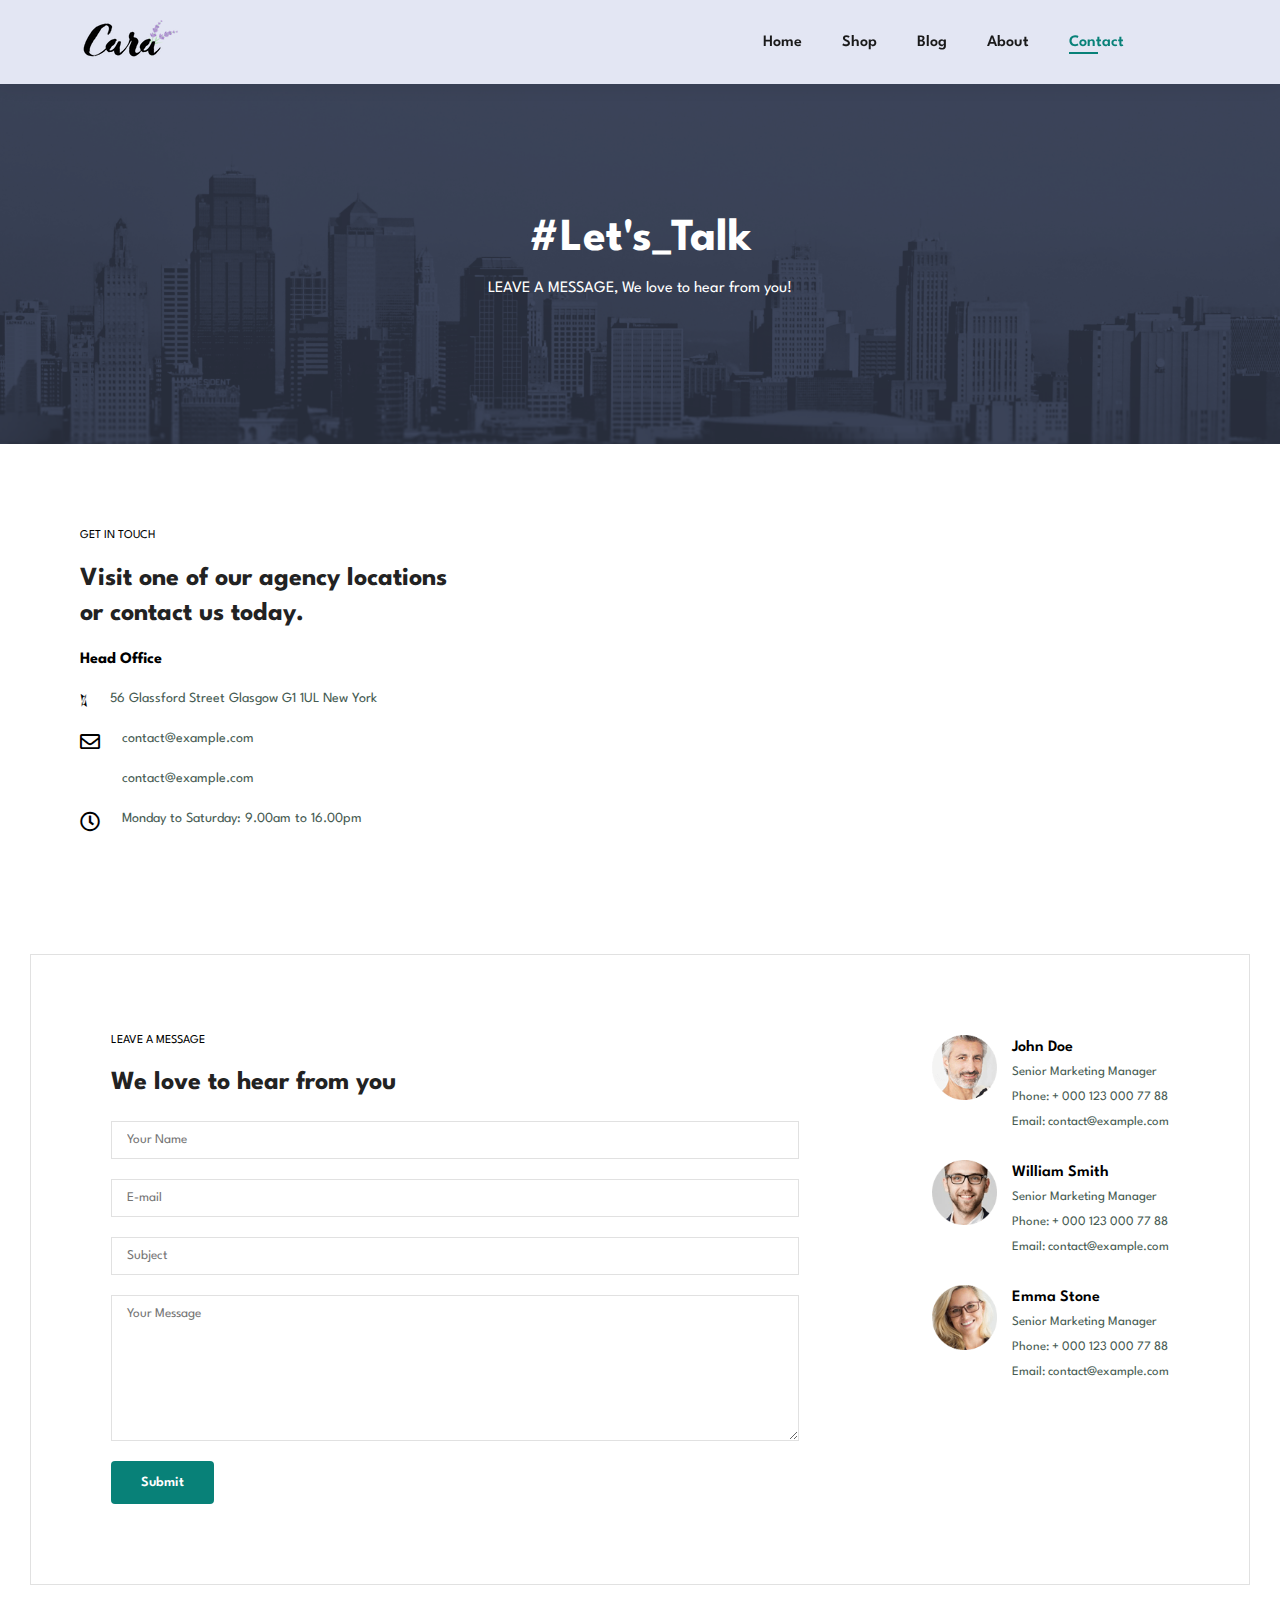
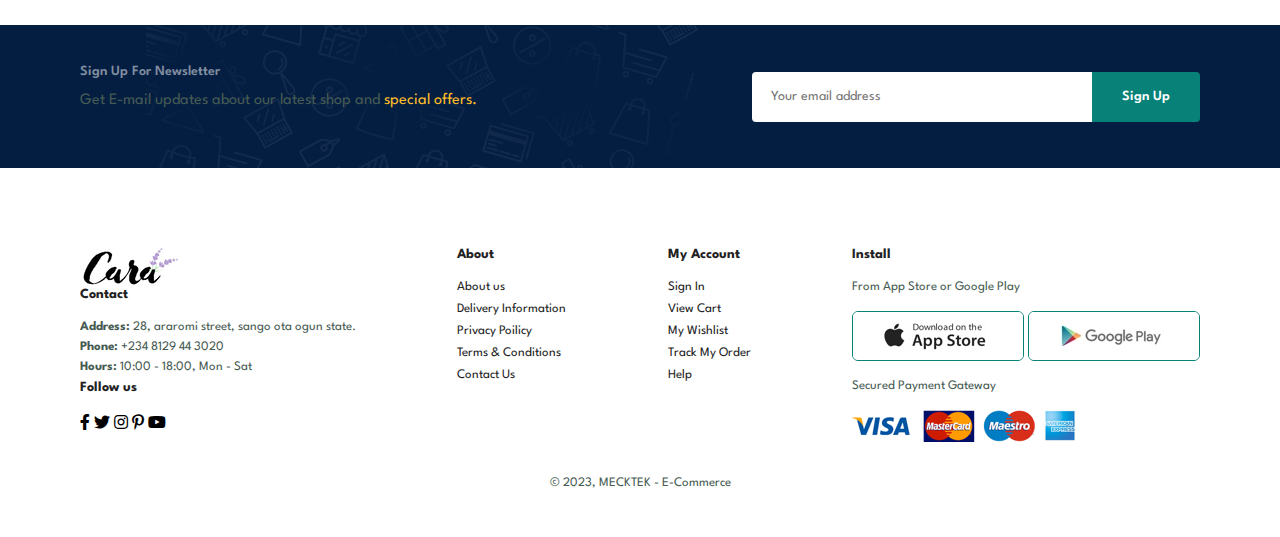
<file: contact.html>
<!DOCTYPE html>
<html lang="en">
<head>
    <meta charset="UTF-8">
    <meta http-equiv="X-UA-Compatible" content="IE=edge">
    <meta name="viewport" content="width=device-width, initial-scale=1.0">
    <title>Ecommerce</title>
    <link rel="stylesheet" href="https://pro.fontawesome.com/releases/v5.10.0/css/all.css" />
    <link rel="stylesheet" href="style.css">
</head>
<body>
    <section id="header">
        <a href="#"><img src="img/logo.png" alt=""></a>
        <div>
            <ul id="navbar">
                <li><a href="index.html">Home</a></li>
                <li><a href="shop.html">Shop</a></li>
                <li><a href="blog.html">Blog</a></li>
                <li><a href="about.html">About</a></li>
                <li><a class="active" href="contact.html">Contact</a></li>
                <li id="lg-bag"><a href="cart.html"><i class="far fa-shopping-bag"></i></a></li> 
                <a href="#" id="close"><i class="far fa-times"></i></a>
            </ul>
        </div>
        <div id="mobile">
            <a href="cart.html"><i class="far fa-shopping-bag"></i></a>
            <i id="bar" class="fas fa-outdent"></i>
        </div>
    </section>

    <section id="page-header" class="about-header">
        <h2>#Let's_Talk</h2>
        <p>LEAVE A MESSAGE, We love to hear from you!</p>
        
    </section>

    <section id="contact-details" class="section-p1">
        <div class="details">
            <span>GET IN TOUCH</span>
            <h2>Visit one of our agency locations or contact us today. </h2>
            <h3>Head Office</h3>
            <div>
                <li>
                    <i class="fal fa-map"></i>
                    <p>56 Glassford Street Glasgow G1 1UL New York</p>
                </li>
                <li>
                    <i class="far fa-envelope"></i>
                    <p>contact@example.com</p>
                </li>
                <li>
                    <i class="far fa-phone-alt "></i>
                    <p>contact@example.com</p>
                </li>
                <li>
                    <i class="far fa-clock"></i>
                    <p>Monday to Saturday: 9.00am to 16.00pm</p>
                </li>
            </div>
        </div>

        <div class="map">
            <iframe src="https://www.google.com/maps/embed?pb=!1m18!1m12!1m3!1d2469.8089830230083!2d-1.2543668000000188!3d51.75481639999999!2m3!1f0!2f0!3f0!3m2!1i1024!2i768!4f13.1!3m3!1m2!1s0x4876c6a9ef8c485b%3A0xd2ff1883a001afed!2sUniversity%20of%20Oxford!5e0!3m2!1sen!2sin!4v1702015378179!5m2!1sen!2sin" width="600" height="450" style="border:0;" allowfullscreen="" loading="lazy" referrerpolicy="no-referrer-when-downgrade"></iframe>
        </div>

    </section>

    <section id="form-details">
        <form action="">
            <span>LEAVE A MESSAGE</span>
            <h2>We love to hear from you</h2>
            <input type="text" placeholder="Your Name">
            <input type="text" placeholder="E-mail">    
            <input type="text" placeholder="Subject">
            <textarea name="" id="" cols="30" rows="10" placeholder="Your Message"></textarea>
            <button class="normal">Submit</button>
        </form>

        <div class="people">
            <div>
                <img src="img/people/1.png" alt="">
                <p><span>John Doe</span>Senior Marketing Manager <br>
                Phone: + 000 123 000 77 88 <br>Email: contact@example.com</p>
            </div>
            <div>
                <img src="img/people/2.png" alt="">
                <p><span>William Smith</span>Senior Marketing Manager <br>
                Phone: + 000 123 000 77 88 <br>Email: contact@example.com</p>
            </div>
            <div>
                <img src="img/people/3.png" alt="">
                <p><span>Emma Stone</span>Senior Marketing Manager <br>
                Phone: + 000 123 000 77 88 <br>Email: contact@example.com</p>
            </div>
        </div>
    </section>
    

    <section id="newsletter" class="section-p1 section-m1">
        <div class="newstext">
            <h4>Sign Up For Newsletter</h4>
            <p>Get E-mail updates about our latest shop and <span>special offers.</span>
            </p>
        </div>
        <div class="form">
            <input type="text" placeholder="Your email address">
            <button class="normal">Sign Up</button>
        </div>
    </section>

    <footer class="section-p1">
        <div class="col">
            <img clas="logo" src="img/logo.png" alt="">
            <h4>Contact</h4>
            <p><strong>Address:</strong> 28, araromi street, sango ota ogun state.</p>
            <p><strong>Phone:</strong> +234 8129 44 3020</p>
            <p><strong>Hours:</strong> 10:00 - 18:00, Mon - Sat</p>
            <div class="Follow">
                <h4>Follow us</h4>
                <div class="icon">
                    <i class="fab fa-facebook-f"></i>
                    <i class="fab fa-twitter"></i>
                    <i class="fab fa-instagram"></i>
                    <i class="fab fa-pinterest-p"></i>
                    <i class="fab fa-youtube"></i>
                </div>
            </div>
        </div>

        <div class="col">
            <h4>About</h4>
            <a href="#">About us</a>
            <a href="#">Delivery Information</a>
            <a href="#">Privacy Poilicy</a>
            <a href="#">Terms & Conditions</a>
            <a href="#">Contact Us</a>
        </div>

        <div class="col">
            <h4>My Account</h4>
            <a href="#">Sign In</a>
            <a href="#">View Cart</a>
            <a href="#">My Wishlist</a>
            <a href="#">Track My Order</a>
            <a href="#">Help</a>
        </div>

        <div class="col install">
            <h4>Install</h4>
            <p>From App Store or Google Play</p>
            <div class="row">
                <img src="img/pay/app.jpg" alt="">
                <img src="img/pay/play.jpg" alt="">
            </div>
            <p>Secured Payment Gateway</p>
            <img src="img/pay/pay.png" alt="">
        </div>
        
        <div class="copyright">
            <p>© 2023, MECKTEK - E-Commerce</p>
        </div>
    </footer> 

    <script src="script.js"></script>
</body>
</html>
</file>
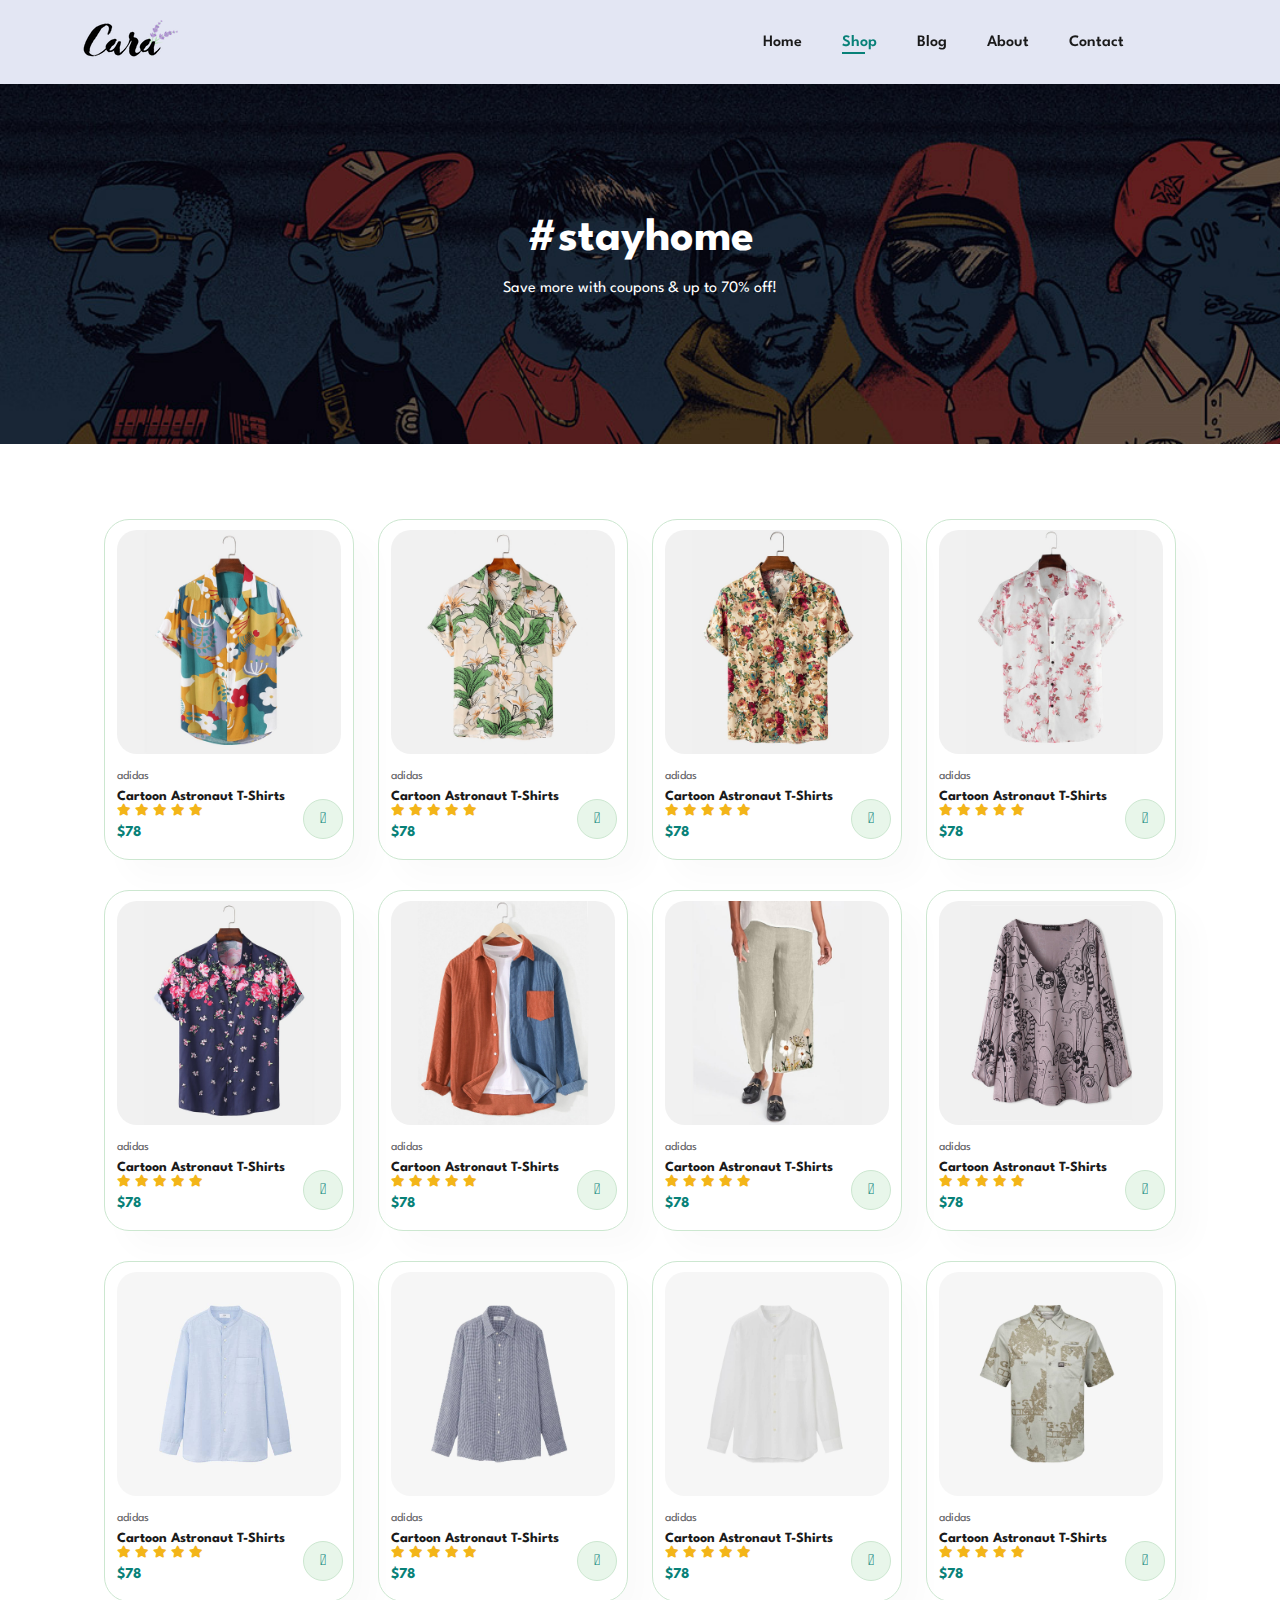
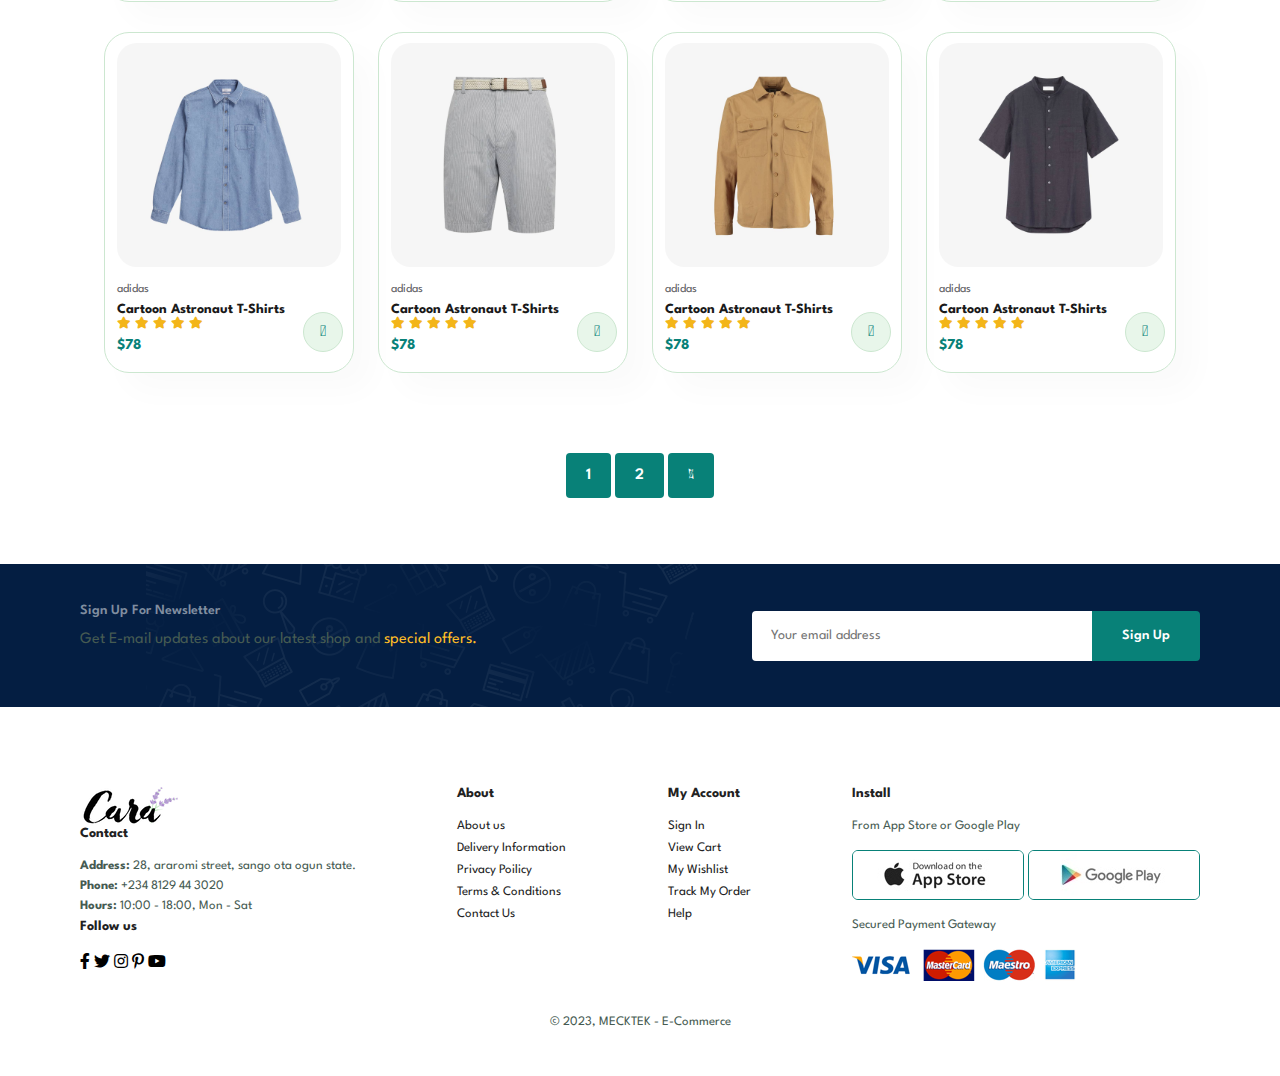
<file: shop.html>
<!DOCTYPE html>
<html lang="en">
<head>
    <meta charset="UTF-8">
    <meta http-equiv="X-UA-Compatible" content="IE=edge">
    <meta name="viewport" content="width=device-width, initial-scale=1.0">
    <title>Ecommerce</title>
    <link rel="stylesheet" href="https://pro.fontawesome.com/releases/v5.10.0/css/all.css" />
    <link rel="stylesheet" href="style.css">
</head>
<body>
    <section id="header">
        <a href="#"><img src="img/logo.png" alt=""></a>
        <div>
            <ul id="navbar">
                <li><a href="index.html">Home</a></li>
                <li><a class="active" href="shop.html">Shop</a></li>
                <li><a href="blog.html">Blog</a></li>
                <li><a href="about.html">About</a></li>
                <li><a href="contact.html">Contact</a></li>
                <li id="lg-bag"><a href="cart.html"><i class="far fa-shopping-bag"></i></a></li> 
                <a href="#" id="close"><i class="far fa-times"></i></a>
            </ul>
        </div>
        <div id="mobile">
            <a href="cart.html"><i class="far fa-shopping-bag"></i></a>
            <i id="bar" class="fas fa-outdent"></i>
        </div>
    </section>

    <section id="page-header">
        <h2>#stayhome</h2>
        <p>Save more with coupons & up to 70% off!</p>
        
    </section>

    <section id="product1" class="section-p1">
        <div class="pro-container">
            <div class="pro" onclick="window.location.href='sproduct.html';">
                <img src="img/products/f1.jpg" alt="">
                <div class="des">
                    <span>adidas</span>
                    <h5>Cartoon Astronaut T-Shirts</h5>
                    <div class="star">
                        <i class="fas fa-star"></i>
                        <i class="fas fa-star"></i>
                        <i class="fas fa-star"></i>
                        <i class="fas fa-star"></i>
                        <i class="fas fa-star"></i>
                    </div>
                    <h4>$78</h4>
                </div>
                <a href="#"><i class="fal fa-shopping-cart cart"></i></a>
            </div>
            <div class="pro">
                <img src="img/products/f2.jpg" alt="">
                <div class="des">
                    <span>adidas</span>
                    <h5>Cartoon Astronaut T-Shirts</h5>
                    <div class="star">
                        <i class="fas fa-star"></i>
                        <i class="fas fa-star"></i>
                        <i class="fas fa-star"></i>
                        <i class="fas fa-star"></i>
                        <i class="fas fa-star"></i>
                    </div>
                    <h4>$78</h4>
                </div>
                <a href="#"><i class="fal fa-shopping-cart cart"></i></a>
            </div>
            <div class="pro">
                <img src="img/products/f3.jpg" alt="">
                <div class="des">
                    <span>adidas</span>
                    <h5>Cartoon Astronaut T-Shirts</h5>
                    <div class="star">
                        <i class="fas fa-star"></i>
                        <i class="fas fa-star"></i>
                        <i class="fas fa-star"></i>
                        <i class="fas fa-star"></i>
                        <i class="fas fa-star"></i>
                    </div>
                    <h4>$78</h4>
                </div>
                <a href="#"><i class="fal fa-shopping-cart cart"></i></a>
            </div>
            <div class="pro">
                <img src="img/products/f4.jpg" alt="">
                <div class="des">
                    <span>adidas</span>
                    <h5>Cartoon Astronaut T-Shirts</h5>
                    <div class="star">
                        <i class="fas fa-star"></i>
                        <i class="fas fa-star"></i>
                        <i class="fas fa-star"></i>
                        <i class="fas fa-star"></i>
                        <i class="fas fa-star"></i>
                    </div>
                    <h4>$78</h4>
                </div>
                <a href="#"><i class="fal fa-shopping-cart cart"></i></a>
            </div>
            <div class="pro">
                <img src="img/products/f5.jpg" alt="">
                <div class="des">
                    <span>adidas</span>
                    <h5>Cartoon Astronaut T-Shirts</h5>
                    <div class="star">
                        <i class="fas fa-star"></i>
                        <i class="fas fa-star"></i>
                        <i class="fas fa-star"></i>
                        <i class="fas fa-star"></i>
                        <i class="fas fa-star"></i>
                    </div>
                    <h4>$78</h4>
                </div>
                <a href="#"><i class="fal fa-shopping-cart cart"></i></a>
            </div>
            <div class="pro">
                <img src="img/products/f6.jpg" alt="">
                <div class="des">
                    <span>adidas</span>
                    <h5>Cartoon Astronaut T-Shirts</h5>
                    <div class="star">
                        <i class="fas fa-star"></i>
                        <i class="fas fa-star"></i>
                        <i class="fas fa-star"></i>
                        <i class="fas fa-star"></i>
                        <i class="fas fa-star"></i>
                    </div>
                    <h4>$78</h4>
                </div>
                <a href="#"><i class="fal fa-shopping-cart cart"></i></a>
            </div>
            <div class="pro">
                <img src="img/products/f7.jpg" alt="">
                <div class="des">
                    <span>adidas</span>
                    <h5>Cartoon Astronaut T-Shirts</h5>
                    <div class="star">
                        <i class="fas fa-star"></i>
                        <i class="fas fa-star"></i>
                        <i class="fas fa-star"></i>
                        <i class="fas fa-star"></i>
                        <i class="fas fa-star"></i>
                    </div>
                    <h4>$78</h4>
                </div>
                <a href="#"><i class="fal fa-shopping-cart cart"></i></a>
            </div>
            <div class="pro">
                <img src="img/products/f8.jpg" alt="">
                <div class="des">
                    <span>adidas</span>
                    <h5>Cartoon Astronaut T-Shirts</h5>
                    <div class="star">
                        <i class="fas fa-star"></i>
                        <i class="fas fa-star"></i>
                        <i class="fas fa-star"></i>
                        <i class="fas fa-star"></i>
                        <i class="fas fa-star"></i>
                    </div>
                    <h4>$78</h4>
                </div>
                <a href="#"><i class="fal fa-shopping-cart cart"></i></a>
            </div>            
            <div class="pro">
                <img src="img/products/n1.jpg" alt="">
                <div class="des">
                    <span>adidas</span>
                    <h5>Cartoon Astronaut T-Shirts</h5>
                    <div class="star">
                        <i class="fas fa-star"></i>
                        <i class="fas fa-star"></i>
                        <i class="fas fa-star"></i>
                        <i class="fas fa-star"></i>
                        <i class="fas fa-star"></i>
                    </div>
                    <h4>$78</h4>
                </div>
                <a href="#"><i class="fal fa-shopping-cart cart"></i></a>
            </div>
            <div class="pro">
                <img src="img/products/n2.jpg" alt="">
                <div class="des">
                    <span>adidas</span>
                    <h5>Cartoon Astronaut T-Shirts</h5>
                    <div class="star">
                        <i class="fas fa-star"></i>
                        <i class="fas fa-star"></i>
                        <i class="fas fa-star"></i>
                        <i class="fas fa-star"></i>
                        <i class="fas fa-star"></i>
                    </div>
                    <h4>$78</h4>
                </div>
                <a href="#"><i class="fal fa-shopping-cart cart"></i></a>
            </div>
            <div class="pro">
                <img src="img/products/n3.jpg" alt="">
                <div class="des">
                    <span>adidas</span>
                    <h5>Cartoon Astronaut T-Shirts</h5>
                    <div class="star">
                        <i class="fas fa-star"></i>
                        <i class="fas fa-star"></i>
                        <i class="fas fa-star"></i>
                        <i class="fas fa-star"></i>
                        <i class="fas fa-star"></i>
                    </div>
                    <h4>$78</h4>
                </div>
                <a href="#"><i class="fal fa-shopping-cart cart"></i></a>
            </div>
            <div class="pro">
                <img src="img/products/n4.jpg" alt="">
                <div class="des">
                    <span>adidas</span>
                    <h5>Cartoon Astronaut T-Shirts</h5>
                    <div class="star">
                        <i class="fas fa-star"></i>
                        <i class="fas fa-star"></i>
                        <i class="fas fa-star"></i>
                        <i class="fas fa-star"></i>
                        <i class="fas fa-star"></i>
                    </div>
                    <h4>$78</h4>
                </div>
                <a href="#"><i class="fal fa-shopping-cart cart"></i></a>
            </div>
            <div class="pro">
                <img src="img/products/n5.jpg" alt="">
                <div class="des">
                    <span>adidas</span>
                    <h5>Cartoon Astronaut T-Shirts</h5>
                    <div class="star">
                        <i class="fas fa-star"></i>
                        <i class="fas fa-star"></i>
                        <i class="fas fa-star"></i>
                        <i class="fas fa-star"></i>
                        <i class="fas fa-star"></i>
                    </div>
                    <h4>$78</h4>
                </div>
                <a href="#"><i class="fal fa-shopping-cart cart"></i></a>
            </div>
            <div class="pro">
                <img src="img/products/n6.jpg" alt="">
                <div class="des">
                    <span>adidas</span>
                    <h5>Cartoon Astronaut T-Shirts</h5>
                    <div class="star">
                        <i class="fas fa-star"></i>
                        <i class="fas fa-star"></i>
                        <i class="fas fa-star"></i>
                        <i class="fas fa-star"></i>
                        <i class="fas fa-star"></i>
                    </div>
                    <h4>$78</h4>
                </div>
                <a href="#"><i class="fal fa-shopping-cart cart"></i></a>
            </div>
            <div class="pro">
                <img src="img/products/n7.jpg" alt="">
                <div class="des">
                    <span>adidas</span>
                    <h5>Cartoon Astronaut T-Shirts</h5>
                    <div class="star">
                        <i class="fas fa-star"></i>
                        <i class="fas fa-star"></i>
                        <i class="fas fa-star"></i>
                        <i class="fas fa-star"></i>
                        <i class="fas fa-star"></i>
                    </div>
                    <h4>$78</h4>
                </div>
                <a href="#"><i class="fal fa-shopping-cart cart"></i></a>
            </div>
            <div class="pro">
                <img src="img/products/n8.jpg" alt="">
                <div class="des">
                    <span>adidas</span>
                    <h5>Cartoon Astronaut T-Shirts</h5>
                    <div class="star">
                        <i class="fas fa-star"></i>
                        <i class="fas fa-star"></i>
                        <i class="fas fa-star"></i>
                        <i class="fas fa-star"></i>
                        <i class="fas fa-star"></i>
                    </div>
                    <h4>$78</h4>
                </div>
                <a href="#"><i class="fal fa-shopping-cart cart"></i></a>
            </div>            
        </div>
    </section>

    <section id="pagination" class="section-p1">
        <a href="#">1</a>
        <a href="#">2</a>
        <a href="#"><i class="fal fa-long-arrow-alt-right"></i></a>
    </section>

    <section id="newsletter" class="section-p1 section-m1">
        <div class="newstext">
            <h4>Sign Up For Newsletter</h4>
            <p>Get E-mail updates about our latest shop and <span>special offers.</span>
            </p>
        </div>
        <div class="form">
            <input type="text" placeholder="Your email address">
            <button class="normal">Sign Up</button>
        </div>
    </section>

    <footer class="section-p1">
        <div class="col">
            <img clas="logo" src="img/logo.png" alt="">
            <h4>Contact</h4>
            <p><strong>Address:</strong> 28, araromi street, sango ota ogun state.</p>
            <p><strong>Phone:</strong> +234 8129 44 3020</p>
            <p><strong>Hours:</strong> 10:00 - 18:00, Mon - Sat</p>
            <div class="Follow">
                <h4>Follow us</h4>
                <div class="icon">
                    <i class="fab fa-facebook-f"></i>
                    <i class="fab fa-twitter"></i>
                    <i class="fab fa-instagram"></i>
                    <i class="fab fa-pinterest-p"></i>
                    <i class="fab fa-youtube"></i>
                </div>
            </div>
        </div>

        <div class="col">
            <h4>About</h4>
            <a href="#">About us</a>
            <a href="#">Delivery Information</a>
            <a href="#">Privacy Poilicy</a>
            <a href="#">Terms & Conditions</a>
            <a href="#">Contact Us</a>
        </div>

        <div class="col">
            <h4>My Account</h4>
            <a href="#">Sign In</a>
            <a href="#">View Cart</a>
            <a href="#">My Wishlist</a>
            <a href="#">Track My Order</a>
            <a href="#">Help</a>
        </div>

        <div class="col install">
            <h4>Install</h4>
            <p>From App Store or Google Play</p>
            <div class="row">
                <img src="img/pay/app.jpg" alt="">
                <img src="img/pay/play.jpg" alt="">
            </div>
            <p>Secured Payment Gateway</p>
            <img src="img/pay/pay.png" alt="">
        </div>
        
        <div class="copyright">
            <p>© 2023, MECKTEK - E-Commerce</p>
        </div>
    </footer> 

    <script src="script.js"></script>
</body>
</html>
</file>
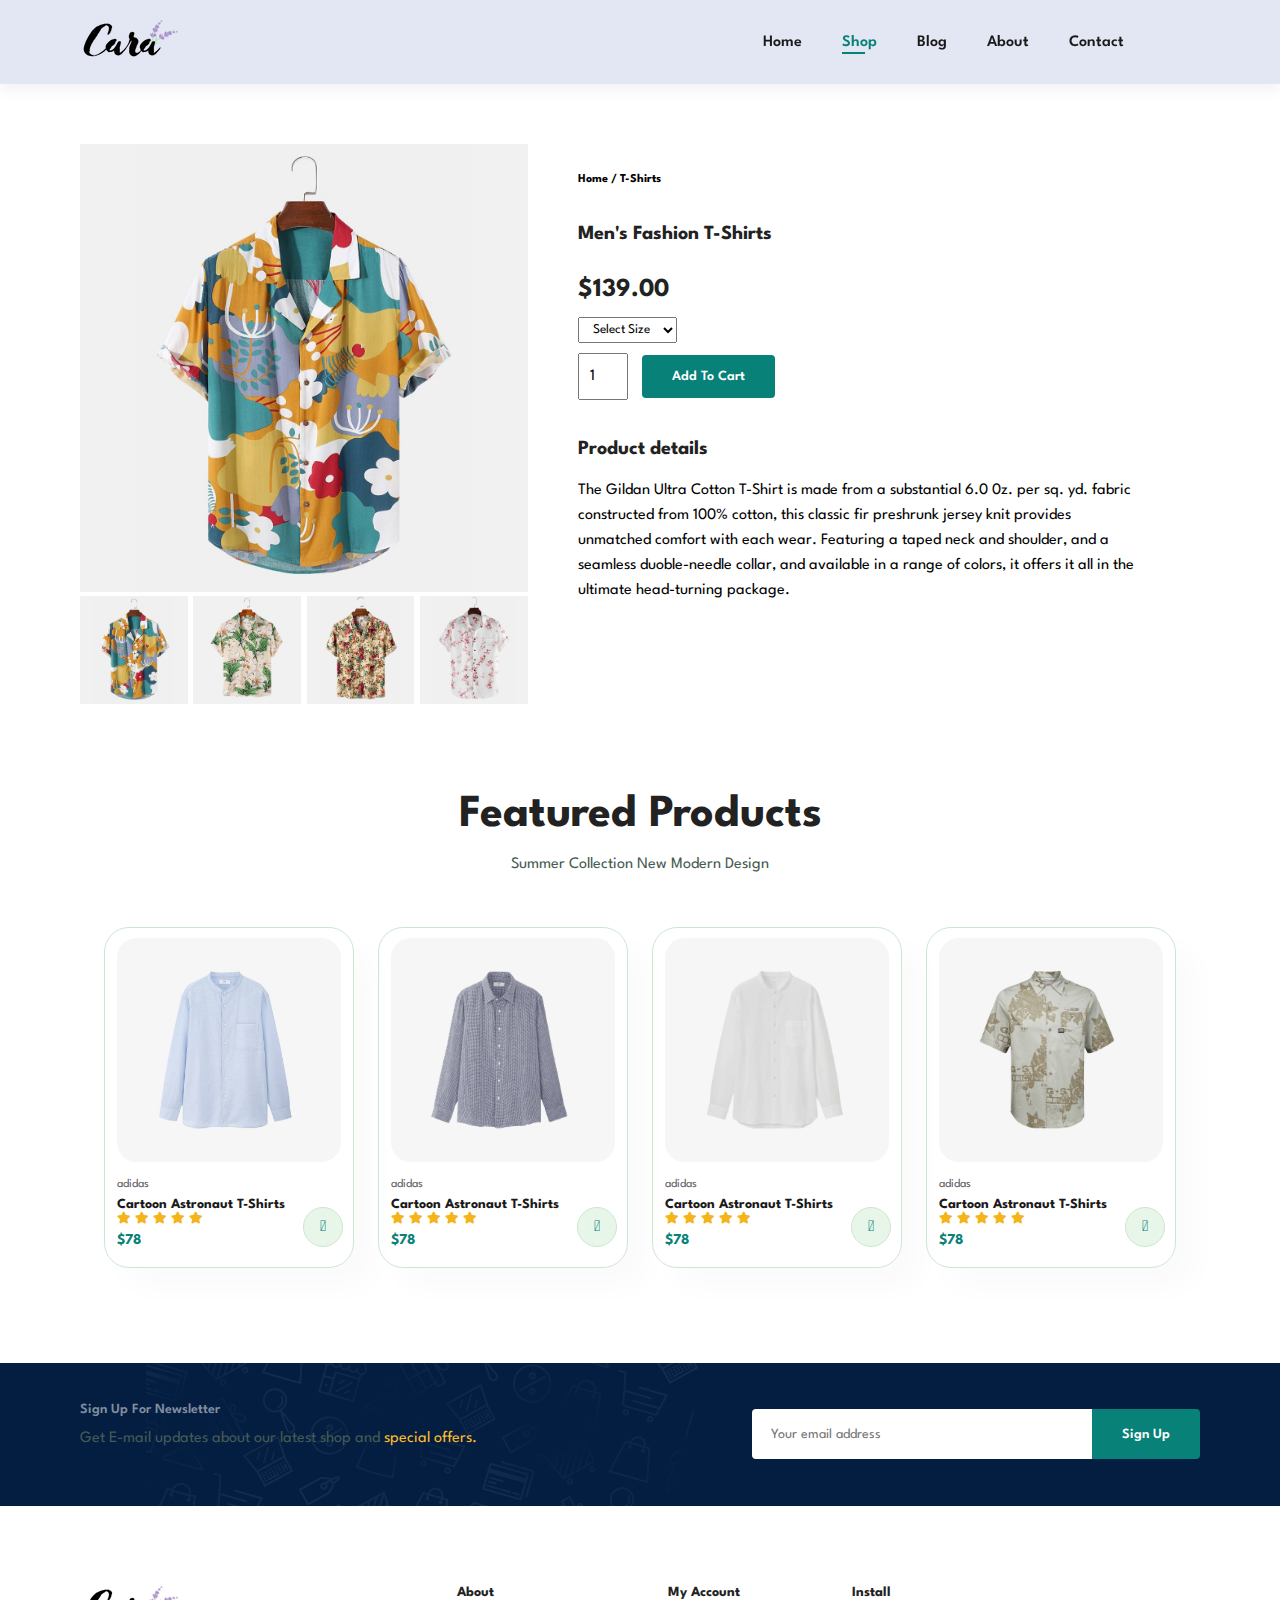
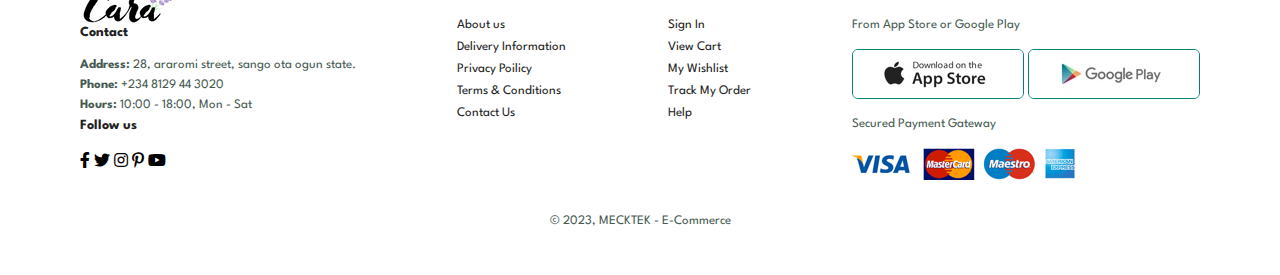
<file: sproduct.html>
<!DOCTYPE html>
<html lang="en">
<head>
    <meta charset="UTF-8">
    <meta http-equiv="X-UA-Compatible" content="IE=edge">
    <meta name="viewport" content="width=device-width, initial-scale=1.0">
    <title>Ecommerce</title>
    <link rel="stylesheet" href="https://pro.fontawesome.com/releases/v5.10.0/css/all.css" />
    <link rel="stylesheet" href="style.css">
</head>
<body>
    <section id="header">
        <a href="#"><img src="img/logo.png" alt=""></a>
        <div>
            <ul id="navbar">
                <li><a href="index.html">Home</a></li>
                <li><a class="active" href="shop.html">Shop</a></li>
                <li><a href="blog.html">Blog</a></li>
                <li><a href="about.html">About</a></li>
                <li><a href="contact.html">Contact</a></li>
                <li id="lg-bag"><a href="cart.html"><i class="far fa-shopping-bag"></i></a></li> 
                <a href="#" id="close"><i class="far fa-times"></i></a>
            </ul>
        </div>
        <div id="mobile">
            <a href="cart.html"><i class="far fa-shopping-bag"></i></a>
            <i id="bar" class="fas fa-outdent"></i>
        </div>
    </section>

    <section id="prodetails" class="section-p1">
        <div class="single-pro-image">
            <img src="img/products/f1.jpg" width="100%" id="MainImg" alt="">
           
            <div class="small-img-group">
                <div class="small-img-col">
                    <img src="img/products/f1.jpg" width="100%" class="small-img" alt="">
                </div>
                <div class="small-img-col">
                    <img src="img/products/f2.jpg" width="100%" class="small-img" alt="">
                </div>
                <div class="small-img-col">
                    <img src="img/products/f3.jpg" width="100%" class="small-img" alt="">
                </div>
                <div class="small-img-col">
                    <img src="img/products/f4.jpg" width="100%" class="small-img" alt="">
                </div>
            </div>
        </div>

        <div class="single-pro-details">
            <h6>Home / T-Shirts</h6>
            <h4>Men's Fashion T-Shirts</h4>
            <h2>$139.00</h2>
            <select>
                <option>Select Size</option>
                <option>XL</option>
                <option>XXL</option>
                <option>Small</option>
                <option>Medium</option>
                <option>Large</option>
            </select>
            <input type="number" value="1">
            <button class="normal">Add To Cart</button>
            <h4>Product details</h4>
            <span>The Gildan Ultra Cotton T-Shirt is made from a substantial 6.0 0z. per 
                sq. yd. fabric constructed from 100% cotton, this classic fir preshrunk jersey 
                knit provides unmatched comfort with each wear. Featuring a taped neck and 
                shoulder, and a seamless duoble-needle collar, and available in a range of 
                colors, it offers it all in the ultimate head-turning package.</span>

        </div>
    </section>

    <section id="product1" class="section-p1">
        <h2>Featured Products</h2>
        <p>Summer Collection New Modern Design</p>
        <div class="pro-container">
            <div class="pro">
                <img src="img/products/n1.jpg" alt="">
                <div class="des">
                    <span>adidas</span>
                    <h5>Cartoon Astronaut T-Shirts</h5>
                    <div class="star">
                        <i class="fas fa-star"></i>
                        <i class="fas fa-star"></i>
                        <i class="fas fa-star"></i>
                        <i class="fas fa-star"></i>
                        <i class="fas fa-star"></i>
                    </div>
                    <h4>$78</h4>
                </div>
                <a href="#"><i class="fal fa-shopping-cart cart"></i></a>
            </div>
            <div class="pro">
                <img src="img/products/n2.jpg" alt="">
                <div class="des">
                    <span>adidas</span>
                    <h5>Cartoon Astronaut T-Shirts</h5>
                    <div class="star">
                        <i class="fas fa-star"></i>
                        <i class="fas fa-star"></i>
                        <i class="fas fa-star"></i>
                        <i class="fas fa-star"></i>
                        <i class="fas fa-star"></i>
                    </div>
                    <h4>$78</h4>
                </div>
                <a href="#"><i class="fal fa-shopping-cart cart"></i></a>
            </div>
            <div class="pro">
                <img src="img/products/n3.jpg" alt="">
                <div class="des">
                    <span>adidas</span>
                    <h5>Cartoon Astronaut T-Shirts</h5>
                    <div class="star">
                        <i class="fas fa-star"></i>
                        <i class="fas fa-star"></i>
                        <i class="fas fa-star"></i>
                        <i class="fas fa-star"></i>
                        <i class="fas fa-star"></i>
                    </div>
                    <h4>$78</h4>
                </div>
                <a href="#"><i class="fal fa-shopping-cart cart"></i></a>
            </div>
            <div class="pro">
                <img src="img/products/n4.jpg" alt="">
                <div class="des">
                    <span>adidas</span>
                    <h5>Cartoon Astronaut T-Shirts</h5>
                    <div class="star">
                        <i class="fas fa-star"></i>
                        <i class="fas fa-star"></i>
                        <i class="fas fa-star"></i>
                        <i class="fas fa-star"></i>
                        <i class="fas fa-star"></i>
                    </div>
                    <h4>$78</h4>
                </div>
                <a href="#"><i class="fal fa-shopping-cart cart"></i></a>
            </div>           
        </div>
    </section>

    <section id="newsletter" class="section-p1 section-m1">
        <div class="newstext">
            <h4>Sign Up For Newsletter</h4>
            <p>Get E-mail updates about our latest shop and <span>special offers.</span>
            </p>
        </div>
        <div class="form">
            <input type="text" placeholder="Your email address">
            <button class="normal">Sign Up</button>
        </div>
    </section>

    <footer class="section-p1">
        <div class="col">
            <img clas="logo" src="img/logo.png" alt="">
            <h4>Contact</h4>
            <p><strong>Address:</strong> 28, araromi street, sango ota ogun state.</p>
            <p><strong>Phone:</strong> +234 8129 44 3020</p>
            <p><strong>Hours:</strong> 10:00 - 18:00, Mon - Sat</p>
            <div class="Follow">
                <h4>Follow us</h4>
                <div class="icon">
                    <i class="fab fa-facebook-f"></i>
                    <i class="fab fa-twitter"></i>
                    <i class="fab fa-instagram"></i>
                    <i class="fab fa-pinterest-p"></i>
                    <i class="fab fa-youtube"></i>
                </div>
            </div>
        </div>

        <div class="col">
            <h4>About</h4>
            <a href="#">About us</a>
            <a href="#">Delivery Information</a>
            <a href="#">Privacy Poilicy</a>
            <a href="#">Terms & Conditions</a>
            <a href="#">Contact Us</a>
        </div>

        <div class="col">
            <h4>My Account</h4>
            <a href="#">Sign In</a>
            <a href="#">View Cart</a>
            <a href="#">My Wishlist</a>
            <a href="#">Track My Order</a>
            <a href="#">Help</a>
        </div>

        <div class="col install">
            <h4>Install</h4>
            <p>From App Store or Google Play</p>
            <div class="row">
                <img src="img/pay/app.jpg" alt="">
                <img src="img/pay/play.jpg" alt="">
            </div>
            <p>Secured Payment Gateway</p>
            <img src="img/pay/pay.png" alt="">
        </div>
        
        <div class="copyright">
            <p>© 2023, MECKTEK - E-Commerce</p>
        </div>
    </footer>

    <script>
        var MainImg = document.getElementById("MainImg");
        var smalling = document.getElementsByClassName("small-img");
    
        smalling[0].onclick = function() {
            MainImg.src = smalling[0].src;
        }
        smalling[1].onclick = function() {
            MainImg.src = smalling[1].src;
        }
        smalling[2].onclick = function() {
            MainImg.src = smalling[2].src;
        }
        smalling[3].onclick = function() {
            MainImg.src = smalling[3].src;
        }
    </script>
    

    <script src="script.js"></script>
</body>
</html>
</file>
<file: style.css>
@import url("https://fonts.googleapis.com/css2?family=Spartan:wght@100;200;300;400;500;600;700;800;900&display=swap");
* {
  margin: 0;
  padding: 0;
  box-sizing: border-box;
  font-family: "Spartan", sans-serif;
}

html {
  scroll-behavior: smooth;
}

/* Global Styles */

h1 {
  font-size: 50px;
  line-height: 64px;
  color: #222;
}

h2 {
  font-size: 46px;
  line-height: 54px;
  color: #222;
}

h4 {
  font-size: 20px;
  color: #222;
}

h6 {
  font-weight: 700;
  font-size: 12px;
}

p {
  font-size: 16px;
  color: #465b52;
  margin: 15px 0 20px 0;
}

.section-p1 {
  padding: 40px 80px;
}

.section-m1 {
  margin: 40px 0;
}


button.normal{
  font-size: 14px;
  font-weight: 600;
  padding: 15px 30px;
  color: #000;
  background-color: #fff;
  border-radius: 4px;
  cursor: pointer;
  border: none;
  outline: none;
  transition: 0.2s;
}

button.white{
  font-size: 13px;
  font-weight: 600;
  padding: 11px 18px;
  color: #fff;
  background-color: transparent;
  cursor: pointer;
  border: 1px solid #fff;
  outline: none;
  transition: 0.2s;
}


body {
  width: 100%;
}


#header {
    display: flex;
    align-items: center;
    justify-content: space-between;
    padding: 20px 80px;
    background: #E3E6F3;
    box-shadow: 0 5px 15px rgba(0, 0, 0, 0.06);
    z-index: 999;
    position: sticky;
    top: 0;
    left: 0;
}

#navbar {
    display:flex ;
    align-items: center;
    justify-content: center;
}
#navbar li{
    list-style: none;
    padding: 0 20px;
    position: relative;
}

#navbar li a{
    text-decoration: none;
    font-size: 16px;
    font-weight: 600;
    color: #1a1a1a;
    transition: 0.3s ease;
}

#navbar li a:hover,
#navbar li a.active{
    color: #088178;
}

#navbar li a.active::after,
#navbar li a:hover::after{
  content: "";
  width: 30%;
  height: 2px;
  background:#088178 ;
  position: absolute;
  bottom: -4px;
  left: 20px;
}

#mobile{
  display: none;
  align-items: center;
}

#close{
  display: none;
}

#hero{
  background-image: url("img/hero4.png");
  height: 90vh;
  width: 100%;
  background-size: cover;
  background-position: top 25% right 0;
  padding: 0 80px;
  display: flex;
  flex-direction: column;
  align-items: flex-start;
  justify-content: center;
}

#hero h4{
  padding-bottom: 15px;
}

#hero h1{
  color: #088178;
}

#hero button{
  background-image: url("img/button.png");
  background-color: transparent;
  color: #088178;
  border: 0;
  padding: 14px 80px 14px 65px;
  background-repeat: no-repeat;
  cursor: pointer;
  font-weight: 700;
  font-size: 15px;
}

#feature{
  display: flex;
  align-items: center;
  justify-content: space-between;
  flex-wrap: wrap;
}

#feature .fe-box{
  width: 180px;
  text-align: center;
  padding: 25px 15px;
  box-shadow: 20px 20px 34px rgba(0, 0, 0, 0.03);
  border: 1px solid #cce7d0;
  border-radius: 4px;
  margin: 15px 0;
}

#feature .fe-box:hover{
  box-shadow: 10px 10px 54px rgba(70, 62, 221, 0.01);
}


#feature .fe-box img{
  width: 100%;
  margin-bottom: 10px;
}

#feature .fe-box h6{
  display: inline-block;
  padding: 9px 8px 6px 8px;
  line-height: 1;
  border-radius: 4px;
  color: #088178;
  background-color: #ddf8fd;

}

#feature .fe-box:nth-child(2) h6{
  background-color: #f2e0eb;
}

#feature .fe-box:nth-child(3) h6{
  background-color: #c2cfba;
}

#feature .fe-box:nth-child(4) h6{
  background-color: #d1dfe9;
}

#feature .fe-box:nth-child(5) h6{
  background-color: #dfcbea;
}

#feature .fe-box:nth-child(6) h6{
  background-color: #e9d3c0;
}


#product1{
  text-align: center;
}

#product1 .pro-container {
  display: flex;
  flex-wrap: wrap;
  justify-content: space-evenly;
  padding-top: 20px;
}



#product1 .pro{
  width: 23px;
  min-width: 250px;
  padding: 10px 12px;
  border: 1px solid #cce7d0;
  border-radius: 25px;
  cursor: pointer;
  box-shadow: 20px 20px 30px rgba(0, 0, 0, 0.02);
  margin: 15px 0;
  transition: 0.2s ease;
  position: relative;
}

#product1 .pro:hover{
  box-shadow: 20px 20px 30px rgba(0, 0, 0, 0.06);
}

#product1 .pro img{
  width: 100%;
  border-radius: 20px;
}

#product1 .pro .des{
  text-align: start;
  padding: 10px 0;
}

#product1 .pro .des span{
  color: #606063;
  font-size: 12px;
}

#product1 .pro .des h5{
  padding-top: 7px;
  color: #1a1a1a;
  font-size: 14px;
}

#product1 .pro .des i{
  font-size: 12px;
  color: rgb(243, 181, 25);

}

#product1 .pro .des h4{
  padding-top: 7px;
  font-size: 15px;
  font-weight: 700;
  color:#088178;
}

#product1 .pro .cart{
  width: 40px;
  height: 40px;
  line-height: 40px;
  border-radius: 50px;
  background-color: #e8f6ea;
  font-weight: 500;
  color: #088178;
  border: 1px solid #cce7d0;
  position: absolute;
  bottom: 20px;
  right: 10px;

}


#banner{
  display: flex ;
  flex-direction: column;
  justify-content: center;
  align-items: center;
  text-align: center;
  background-image: url("img/banner/b2.jpg");
  width: 100%;
  height: 40vh;
  background-size: cover;
  background-position: center;
}

#banner h4{
  color: #fff;
  font-size: 16px;
}

#banner h2{
  color: #fff;
  font-size: 30px;
  padding: 10px 0;
}

#banner h2 span{
  color: #f90202;
}

#banner button:hover{
  background: #088178;
  color: #fff;
}

#sm-banner{
  display: flex;
  align-items: center;
  padding: 80px;
  justify-content: center;
  gap: 30px;
  flex-wrap: wrap;
}

#sm-banner .banner-box{
  display: flex ;
  flex-direction: column;
  justify-content: center;
  align-items: flex-start;
  background-image: url("img/banner/b17.jpg");
  min-width: 580px;
  height: 50vh;
  background-size: cover;
  background-position: center;
  padding: 30px;
}

#sm-banner .banner-box2{
  background-image: url("img/banner/b10.jpg");
}


#sm-banner h4{
  color: #fff;
  font-size: 20px;
  font-weight: 300;
}

#sm-banner h2{
  color: #fff;
  font-size: 28px;
  font-weight: 800;
}

#sm-banner span{
  color: #fff;
  font-size: 14px;
  font-weight: 500;
  padding-bottom: 15px;
}

#sm-banner .banner-box:hover button{
  background: #088178;
  border: 1px solid #088178;
}


#banner3{
  display: flex;
  justify-content: space-between;
  flex-wrap: wrap;
  padding: 0 80px;
}


#banner3 .banner-box{
  display: flex ;
  flex-direction: column;
  justify-content: center;
  align-items: flex-start;
  background-image: url("img/banner/b7.jpg");
  min-width: 30%;
  height: 30vh;
  background-size: cover;
  background-position: center;
  padding: 20px;
  margin-bottom: 20px;
}

#banner3 .banner-box2{
  background-image: url("img/banner/b4.jpg");
}

#banner3 .banner-box3{
  background-image: url("img/banner/b18.jpg");
}

#banner3 h2{
  color: #fff;
  font-weight: 500;
  font-size: 22px;
}

#banner3 h3{
  color: #ec544e;
  font-weight: 800;
  font-size: 15px;
}

#newsletter{
  display: flex;
  justify-content: space-between;
  flex-wrap: wrap;
  align-items: center;
  background-image: url(img/banner/b14.png);
  background-repeat: no-repeat;
  background-position: 20% 30%;
  background-color: #041e42;
}

#newsletter h4{
  font-size: 14px;
  font-weight: 600;
  color: #818ea0;
}

#newsletter p span{
  color: #ffbd27;
}

#newsletter .form{
  display: flex;
  width: 40%;
}

#newsletter input{
  height: 3.125rem;
  padding: 0 1.25em;
  font-size: 14px;
  width: 100%;
  border: 1px solid transparent;
  border-radius: 4px;
  outline: none;
  border-top-right-radius: 0;
  border-bottom-right-radius: 0;
}

#newsletter button{
  background-color: #088178;
  color: #fff;
  white-space: nowrap;
  border-top-left-radius: 0;
  border-bottom-left-radius: 0;
}


footer{
  display: flex;
  flex-wrap: wrap;
  justify-content: space-between;
}

footer .col{
  display: flex;
  flex-direction: column;
  align-items: flex-start;
  margin-bottom: 20px;
}

footer .logo{
  margin-bottom: 30px;
}

footer h4{
  font-size: 14px;
  padding-bottom: 20px;
}

footer p{
  font-size: 13px;
  margin: 0 0 8px 0;
}

footer a{
  font-size: 13px;
  text-decoration: none;
  color: #222;
  margin-bottom: 10px;
}

footer .follow{
  margin-top: 20px;
}

footer .follow i{
  color: #465b52;
  padding-right: 4px;
  cursor: pointer;
}

footer .install .row img{
  border: 1px solid #088178;
  border-radius: 6px;
}

footer .install img{
  margin: 10px 0 15px 0;
}

footer .follow i:hover,
footer a:hover{
  color: #088178;
}

footer .copyright{
  width: 100%;
  text-align: center;
}



/*shop*/

#page-header{
  background-image: url(img/banner/b1.jpg);
  width: 100%;
  height: 40vh;
  background-size: cover;
  display: flex;
  justify-content: center;
  text-align: center;
  flex-direction: column;
  padding: 14px;
}

#page-header h2,
#page-header p{
  color: #fff;
}

#pagination{
  text-align: center;

}

#pagination a{
  text-decoration: none;
  background-color: #088178;
  padding: 15px 20px;
  border-radius: 4px;
  color: #fff;
  font-weight: 600;
}

#pagination a i{
  font-size: 16px;
  font-weight: 600;
}


/*single page*/

#prodetails{
  display: flex;
  margin-top: 20px;
}

#prodetails .single-pro-image{
  width: 40%;
  margin-right: 50px;
}


.small-img-group{
  display: flex;
  justify-content: space-between;
}

.small-img-col{
  flex-basis: 24%;
  cursor: pointer;

}

#prodetails .single-pro-details{
  width: 50%;
  padding-top: 30px;
}

#prodetails .single-pro-details h4{
  padding: 40px 0 20px 0;
}

#prodetails .single-pro-details h2{
  font-size: 26px;
}

#prodetails .single-pro-details select{
  display: block;
  padding: 5px 10px;
  margin-bottom: 10px;
}

#prodetails .single-pro-details input{
  width: 50px;
  height: 47px;
  padding-left: 10px;
  font-size: 16px;
  margin-right: 10px;
}

#prodetails .single-pro-details input:focus{
  outline: none;
}

#prodetails .single-pro-details button{
  background: #088178;
  color: #fff;
}

#prodetails .single-pro-details span{
  line-height: 25px;
}


/*blog page*/
page-header.blog-header{
  background-image: url("img/banner/b19.jpg");
}

#blog{
  padding: 150px 150px 0 150px;
}

#blog .blog-box{
  display: flex;
  align-items: center;
  width: 100%;
  position: relative;
  padding-bottom: 90px;
}


#blog .blog-img{
  width: 50%;
  margin-right: 40px;
}

#blog img{
  width: 400px;
  height: 300px;
  object-fit: cover;
}

#blog .blog-details{
  width: 50%;
}

#blog .blog-details a{
  text-decoration: none;
  font-size: 11px;
  color: #000;
  font-weight: 700;
  position: relative;
  transition: 0.3s;

}


#blog .blog-details a::after{
  content: "";
  width: 50px;
  height: 1px;
  background-color: #000;
  position: absolute;
  top: 4px;
  right: -60px;
}

#blog .blog-details a:hover{
  color: #088178;
}


#blog .blog-details a:hover::after{
  background-color: #088178;
}


#blog .blog-box h1{
  position: absolute;
  top: -40px;
  left: 0;
  font-size: 70px;
  font-weight: 700;
  color: #c9cbce;
  z-index: -9;
}


/*about page*/

#page-header.about-header{
  background-image: url("img/about/banner.png");
}

#about-head {
  display: flex;
  align-items: center;
}

#about-head img{
  width: 50%;
  height: auto;

}

#about-head div{
  padding-left: 40px;
}

#about-app{
  text-align: center;
}

#about-app .video{
  width: 70%;
  height: 100%;
  margin: 30px auto 0 auto;
}

#about-app .video video{
  width: 100%;
  height: 100%;
  border-radius: 20px;
}

/*contact page*/
#contact-details{
  display: flex;
  align-items: center;
  justify-content: space-between;
}

#contact-details .details{
  width: 35%;
}

#contact-details .details span,
#form-details form span{
  font-size: 12px;

}

#contact-details .details h2,
#form-details form h2{
  font-size: 26px;
  line-height: 35px;
  padding: 20px 0;
}

#contact-details .details h3{
  font-size: 16px;
  padding-bottom: 15px;
}

#contact-details .details li{
  list-style: none;
  display: flex;
  padding: 10px 0;
}

#contact-details .details li i{
  font-size: 20px;
  padding-right: 22px;
}

#contact-details .details li p{
  margin: 0;
  font-size: 14px;
}

#contact-details .map{
  width: 55%;
  height: 400px;
}

#contact-details .map iframe{
  width: 100%;
  height: 100%;
}

#form-details{
  display: flex;
  justify-content: space-between;
  margin: 30px;
  padding: 80px;
  border: 1px solid #e1e1e1;
}

#form-details form{
  width: 65%;
  display: flex;
  flex-direction: column;
  align-items: flex-start;
}

#form-details form input,
#form-details form textarea{
  width: 100%;
  padding: 12px 15px;
  outline: none;
  margin-bottom: 20px;
  border: 1px solid #e1e1e1;
}

#form-details form button{
  background-color: #088178;
  color: #fff;
}

#form-details .people div{
  padding-bottom: 25px;
  display: flex;
  align-items: flex-start;
}

#form-details .people div img{
  width: 65px;
  height: 65px;
  object-fit: cover;
  margin-right: 15px;
}


#form-details .people div p{
  margin: 0;
  font-size: 13px;
  line-height: 25px;
}

#form-details .people div p span{
  display: block;
  font-size: 16px;
  font-weight: 600;
  color: #000;
}

/*cart page*/


#cart{
  overflow-x: ;
}

#cart table{
  width: 100%;
  border-collapse: collapse;
  table-layout: fixed;
  white-space: nowrap;
}

#cart table img{
  width: 70px;
}

#cart table td:nth-child(1){
  width: 100px;
  text-align: center;
}

#cart table td:nth-child(2){
  width: 150px;
  text-align: center;
}

#cart table td:nth-child(3){
  width: 250px;
  text-align: center;
}

#cart table td:nth-child(4){
  width: 150px;
  text-align: center;
}

#cart table td:nth-child(4),
#cart table td:nth-child(5),
#cart table td:nth-child(6){
  width: 150px;
  text-align: center;
}

#cart table td:nth-child(5) input{
  width: 70px;
  padding: 10px 5px 10px 15px;
}

#cart table thead{
  border: 1px solid #e2e9e1;
  border-left: none;
  border-right: none;
}

#cart table thead td{
  font-weight: 700;
  text-transform: uppercase;
  font-size: 13px;
  padding: 18px 0;
}

#cart table tbody tr td{
  padding-top: 15px;
}

#cart table tbody td{
  font-size: 13px;
}

#cart-add{
  display: flex;
  flex-wrap: wrap;
  justify-content: space-between;
}

#coupon{
  width: 50%;
  margin-bottom: 30px;
}

#coupon h3,
#subtotal h3{
  padding-bottom: 15px;
}

#coupon input{
  padding: 10px 20px;
  outline: none;
  width: 60%;
  margin-right: 10px;
  border: 1px solid #e2e9e1; 
}

#coupon button,
#subtotal button{
  background-color: #088178;
  color: #fff;
  padding: 12px 20px;
}

#subtotal{
  width: 50%;
  margin-bottom: 30px;
  border: 1px solid #e2e9e1;
  padding: 30px;
}

#subtotal table{
  border-collapse: collapse;
  width: 100%;
  margin-bottom: 20px;
}

#subtotal table td{
  width: 50px;
  border: 1px solid #e2e9e1;
  padding: 10px;
  font-size: 13px;
}




/* media queries */

@media (max-width:799px) {
  .section-p1 {
    padding: 40px 40px;
}
  #navbar {
    display: flex;
    flex-direction: column;
    align-items: flex-start;
    justify-content: flex-start;
    position: fixed;
    top: 0;
    right: -300px;
    height: 100vh;
    width: 300px;
    background-color: #E3E6F3;
    box-shadow: o 40px 60px rgba(0, 0, 0, 0.01);
    padding: 80px 0 0 10px;
    transition: 0.3s;
  }

  #navbar.active{
    right: 0px;
  }

  #navbar li{
    margin-bottom: 25px;
  }

  #mobile{
    display: flex;
    align-items: center;
  }

  #mobile i{
    color: #1a1a1a;
    font-size: 24px;
    padding-left: 20px;
  }

  #close{
    display: initial;
    position: absolute;
    top: 30px;
    left: 30px;
    color: #222;
    font-size: 24px;
  }

  #lg-bag{
    display: none;
  }

  #hero {
    height: 70vh;
    padding: 0 80px;
    background-position: top 30% right 30%;
  }

  #feature {
    justify-content: center;
  }

  #feature .fe-box {
    margin: 15px 15px;
  }

  #product1 .pro-container {
    justify-content: center;
  }

  #product1 .pro {
    margin: 15px;
  }

  #banner {
    height: 20vh;
  }

  #sm-banner .banner-box {
    min-width: 100%;
    height: 30vh;
  }

  #banner3 {
    padding: 0 40px;
  }

  #banner3 .banner-box {
    width: 28%;
  }

  #newsletter .form {
    width: 70%;
  }
}

@media (max-width:477px) {
  .section-p1{
    padding: 20px;
  }

  #header{
    padding: 10px 30px;
  }

  h1{
    font-size: 38px;
  }

  h2{
    font-size: 32px;
  }

  #hero{
    padding: 0 20px;
    background-position: 55%;
  }

  #feature{
    justify-content: space-between;
  }

  #feature .fe-box{
    width: 155px;
    margin: 0 0 15px 0;
  }

  #product1 .pro{
    width: 20vh;
  }

  #banner{
    height: 40vh;
  }

  #sm-banner .banner-box{
    height: 40vh;
  }

  #sm-banner .banner-box2{
    margin-top: 20px;
  }

  #banner3{
    padding: 0 20px;
  }

  #banner3 .banner-box{
    width: 100%;
  }

  #newsletter{
    padding: 40px;
  }

  #newsletter .form{
    width: 100%;
  }

  footer .copyright{
    text-align: start;
  }

  /*Single Product*/
  #prodetails{
    display: flex;
    flex-direction: column;
  }

  #prodetails .single-pro-image{
    width: 100%;
    margin-right: 0px;
  }

  #prodetails .single-pro-details{
    width: 100%;
  }

  /*blog page*/

  #blog{
    padding: 100px 20px 0 20px;
  }


  #blog .blog-box {
    display: flex;
    flex-direction: column;
    align-items: flex-start;
  }

  #blog .blog-img{
    width: 100px;
    margin-right: 0px;
    margin-bottom: 30px;
  }

  #blog .blog-details{
    width: 100%;
  }

  /*about page*/
  #about-head {
    flex-direction: column;
  }

  #about-head img{
    width: 100%;
    margin-bottom: 20px;    
  }

  #about-head div{
    padding-left: 0px;
  }

  #about-head .video{
    width: 100%;
  }
}
</file>
